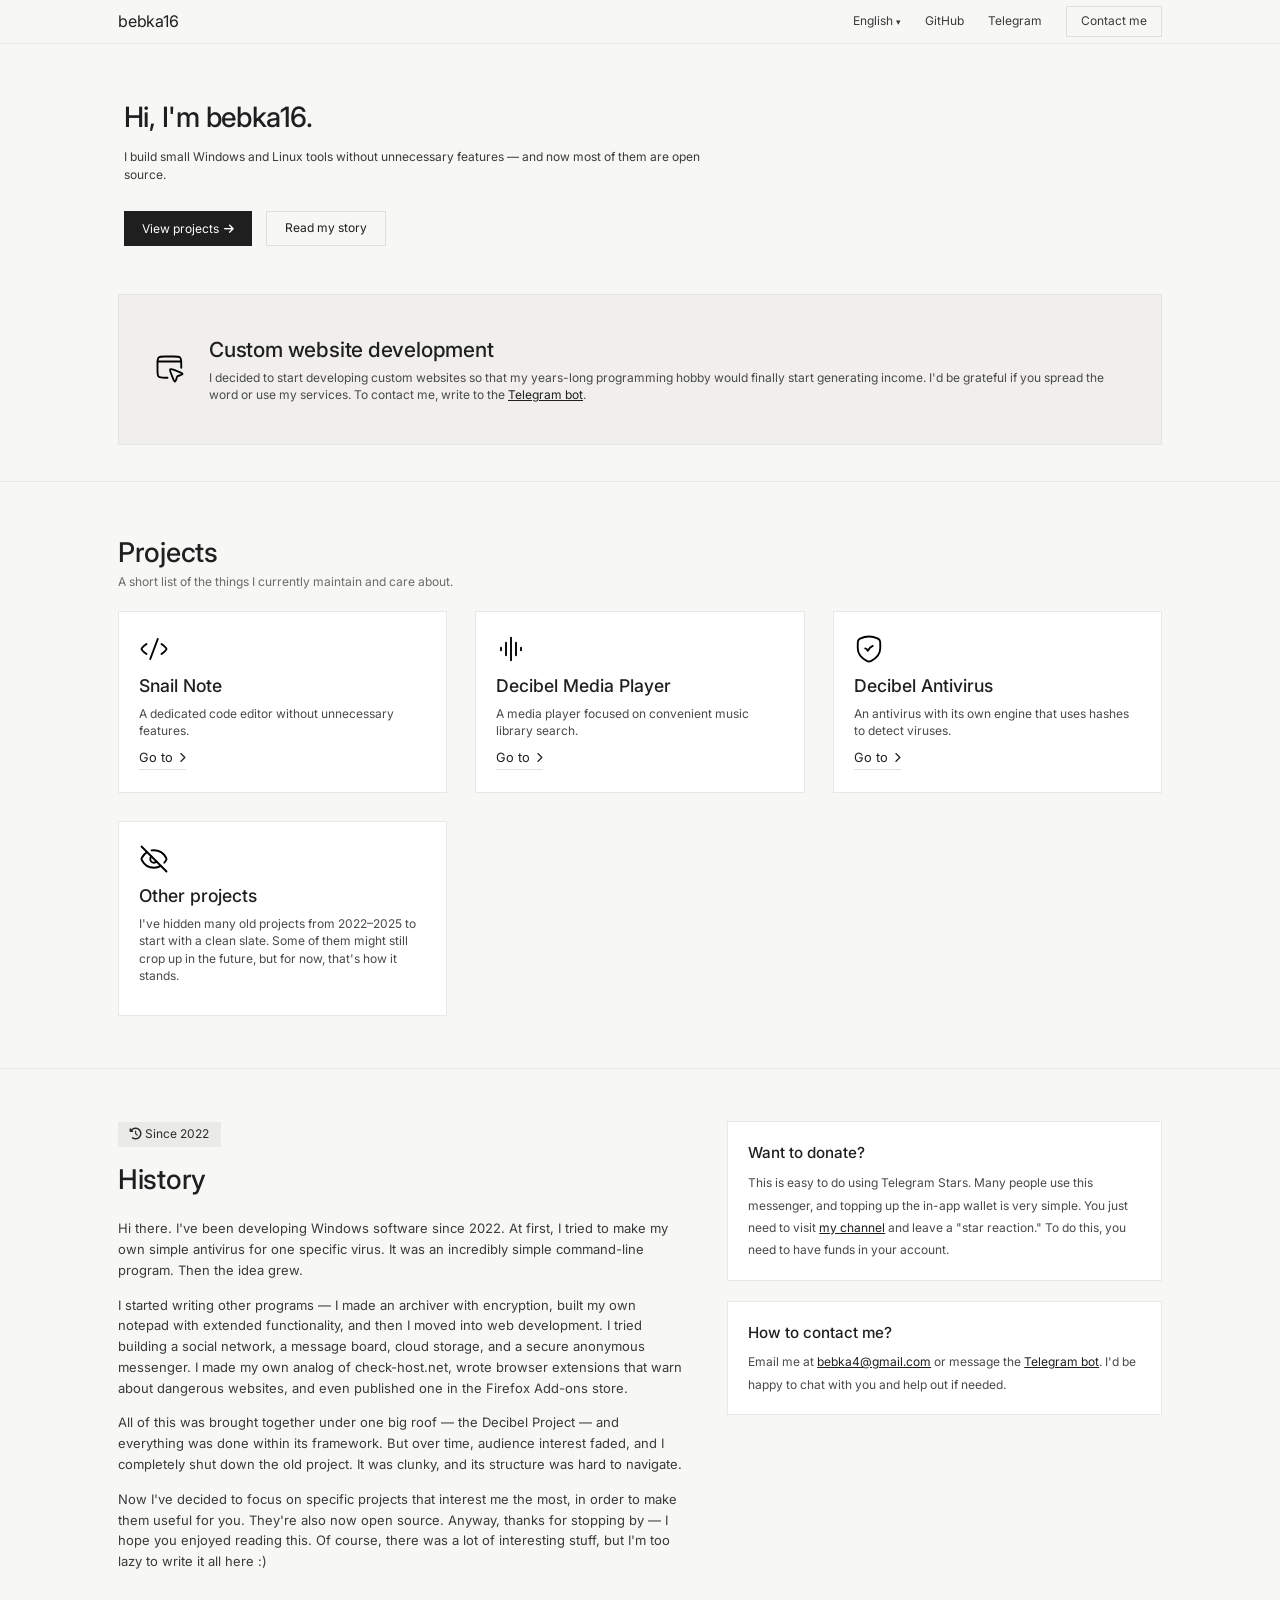
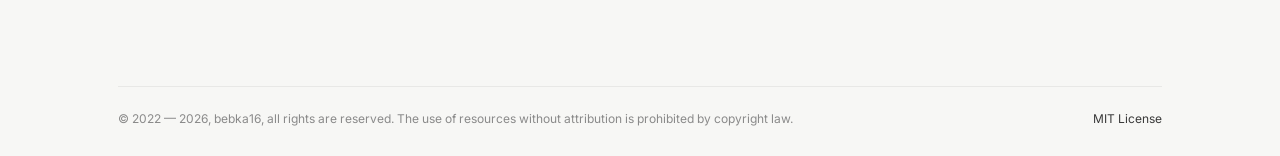
<file: index.html>
<!DOCTYPE html>
<html lang="en">
<head>
    <meta charset="UTF-8">
    <meta name="viewport" content="width=device-width, initial-scale=1.0, viewport-fit=cover">
    <title>bebka16 — personal projects</title>
    <link rel="preconnect" href="https://fonts.googleapis.com">
    <link rel="preconnect" href="https://fonts.gstatic.com" crossorigin>
    <link href="https://fonts.googleapis.com/css2?family=Inter:opsz,wght@14..32,300;14..32,400;14..32,500&display=swap" rel="stylesheet">
    <link rel="stylesheet" href="https://cdnjs.cloudflare.com/ajax/libs/font-awesome/6.0.0-beta3/css/all.min.css">
    <link rel="stylesheet" href="https://sets.hugeicons.com/YOUR-SET-ID.css" crossorigin="anonymous">
    <style>
        * {
            margin: 0;
            padding: 0;
            box-sizing: border-box;
        }

        body {
            background-color: #f7f7f5;
            font-family: 'Inter', -apple-system, BlinkMacSystemFont, 'Segoe UI', Helvetica, 'Apple Color Emoji', 'Segoe UI Emoji', sans-serif;
            color: #1f1f1f;
            line-height: 1.4;
            scroll-behavior: smooth;
        }

        .container {
            max-width: 1100px;
            margin: 0 auto;
            padding: 0 28px;
        }

        h1 {
            font-size: 28px;
            font-weight: 500;
            letter-spacing: -0.02em;
            line-height: 1.25;
            margin-bottom: 0.85rem;
            color: #1f1f1f;
        }

        h2 {
            font-size: 1.7rem;
            font-weight: 500;
            letter-spacing: -0.01em;
            margin-bottom: 1.2rem;
            color: #1f1f1f;
        }

        h3 {
            font-size: 1.1rem;
            font-weight: 500;
            margin-bottom: 0.4rem;
            color: #1f1f1f;
        }

        .text-large {
            font-size: 12px;
            line-height: 1.45;
            color: #3a3a3a;
            font-weight: 400;
        }

        .text-muted {
            color: #6b6b6b;
            font-size: 12px;
            font-weight: 400;
        }

        .navbar {
            padding: 6px 0;
            border-bottom: 1px solid #e8e8e6;
            background-color: #f7f7f5;
            position: sticky;
            top: 0;
            z-index: 10;
        }

        .nav-inner {
            display: flex;
            justify-content: space-between;
            align-items: center;
            flex-wrap: wrap;
            gap: 12px;
        }

        .logo {
            display: flex;
            align-items: center;
            gap: 6px;
            font-weight: 500;
            font-size: 1.2rem;
            letter-spacing: -0.2px;
            color: #1f1f1f;
            text-decoration: none;
        }

        .logo i {
            font-size: 1.4rem;
            color: #2c3e50;
        }

        .nav-links {
            display: flex;
            gap: 24px;
            align-items: center;
            flex-wrap: wrap;
        }

        .nav-links a {
            text-decoration: none;
            color: #3a3a3a;
            font-size: 12px;
            font-weight: 400;
            transition: color 0.2s;
        }

        .nav-links a:hover {
            color: #000000;
        }

        .btn-outline {
            border: 1px solid #e0dfdb;
            padding: 6px 14px;
            background: transparent;
            font-weight: 400;
            font-size: 12px;
            transition: background 0.2s, border 0.2s;
            text-decoration: none;
            color: #1f1f1f;
            display: inline-block;
        }

        .btn-outline:hover {
            background-color: #efefec;
            border-color: #c7c6c2;
        }

        .hero {
            padding: 56px 34px 48px 34px;
        }

        .badge {
            display: inline-block;
            background-color: #eaeaE6;
            padding: 4px 12px;
            font-size: 0.75rem;
            font-weight: 400;
            color: #2c2c2c;
            margin-bottom: 0.85rem;
            width: fit-content;
        }

        .hero-buttons {
            display: flex;
            gap: 14px;
            margin-top: 28px;
            flex-wrap: wrap;
        }

        .btn-primary {
            background-color: #1f1f1f;
            color: white;
            border: none;
            padding: 8px 18px;
            padding-top: 9px;
            font-weight: 400;
            font-size: 12px;
            display: flex;
            align-items: center;
            cursor: pointer;
            transition: background 0.2s;
            text-decoration: none;
        }

        .btn-primary:hover {
            background-color: #3a3a3a;
        }

        .btn-secondary {
            background-color: transparent;
            border: 1px solid #e0dfdb;
            padding: 8px 18px;
            font-weight: 400;
            font-size: 12px;
            text-decoration: none;
            color: #1f1f1f;
            transition: background 0.2s;
            display: inline-block;
        }
        
        #projectsTitle {
            margin-bottom: 2px;
        }

        .btn-secondary:hover {
            background-color: #efefec;
        }

        .services-section, .feature-section {
            padding: 52px 0;
            border-top: 1px solid #e8e8e6;
        }

        .services-grid {
            display: grid;
            grid-template-columns: repeat(3, 1fr);
            gap: 28px;
            margin-top: 20px;
        }

        .service-card {
            background: #ffffff;
            border: 1px solid #e8e8e6;
            padding: 22px 20px;
            transition: border-color 0.2s;
            display: flex;
            flex-direction: column;
        }

        .service-card:hover {
            border-color: #d0cfca;
        }

        .card-icon {
            font-size: 1.8rem;
            color: #2c3e50;
        }

        .service-card p {
            color: #4a4a4a;
            line-height: 1.45;
            margin-bottom: 9px;
            font-size: 12px;
            font-weight: 400;
            flex: 1;
        }

        .link-icon {
            font-size: 0.8rem;
            font-weight: 400;
            color: #1f1f1f;
            text-decoration: none;
            display: inline-flex;
            align-items: center;
            gap: 6px;
            border-bottom: 1px solid #e2e2e0;
            padding-bottom: 2px;
            width: fit-content;
        }

        .link-icon:hover {
            border-bottom-color: #1f1f1f;
        }

        .feature-grid {
            display: grid;
            grid-template-columns: 1.3fr 1fr;
            gap: 44px;
            align-items: start;
        }

        .feature-list {
            list-style: none;
            margin-top: 20px;
        }

        .feature-list span {
            font-size: 13px;
        }

        .feature-list li {
            display: flex;
            align-items: flex-start;
            gap: 12px;
            margin-bottom: 16px;
            font-size: 0.9rem;
            font-weight: 400;
        }

        .feature-list i {
            font-size: 1rem;
            color: #2c3e50;
            width: 24px;
            margin-top: 2px;
        }

        .history-text p {
            color: #3a3a3a;
            font-size: 13px;
            line-height: 1.6;
            margin-bottom: 14px;
        }

        .side-card {
            background: #ffffff;
            border: 1px solid #e8e8e6;
            padding: 20px;
            margin-bottom: 20px;
        }

        .side-card h3 {
            font-size: 0.95rem;
        }

        .side-card p, .side-card span {
            color: #4a4a4a;
            font-size: 12px;
            line-height: 1.5;
            font-weight: 400;
        }

        .cta-section {
            background-color: #f0efec;
            padding: 40px 36px;
            border: 1px solid #e6e5e1;
            display: flex;
            align-items: center;
            gap: 24px;
            flex-wrap: wrap;
        }

        .cta-icon {
            font-size: 2.2rem;
            color: #2c3e50;
            flex-shrink: 0;
        }

        .cta-text {
            flex: 1;
            min-width: 240px;
        }

        .cta-text h2 {
            font-size: 1.3rem;
            margin-bottom: 6px;
        }

        .cta-text p {
            font-size: 12px;
            color: #4a4a4a;
        }

        .cta-text p a {
            color: #1f1f1f;
            text-decoration: underline;
        }

        footer {
            padding: 40px 0 28px;
        }

        .footer-inner {
            border-top: 1px solid #e8e8e6;
            margin-top: 8px;
            padding-top: 24px;
            display: flex;
            justify-content: space-between;
            align-items: center;
            flex-wrap: wrap;
            gap: 12px;
        }

        .footer-inner p {
            font-size: 0.75rem;
            color: #8a8a8a;
        }

        .footer-links {
            display: flex;
            gap: 24px;
            flex-wrap: wrap;
        }

        .footer-links a {
            text-decoration: none;
            color: #3a3a3a;
            font-size: 0.75rem;
            font-weight: 400;
        }

        .footer-links a:hover {
            color: #000;
        }

        .lang-dropdown {
            position: relative;
            display: inline-block;
            cursor: pointer;
            user-select: none;
            font-size: 12px;
            color: #3a3a3a;
        }

        .lang-dropdown .arrow {
            font-size: 9px;
            margin-left: 3px;
        }

        .lang-dropdown .dropdown-menu {
            display: none;
            position: absolute;
            top: 100%;
            right: 0;
            background: #ffffff;
            border: 1px solid #e8e8e6;
            min-width: 140px;
            z-index: 20;
            margin-top: 8px;
        }

        .lang-dropdown .dropdown-menu.show {
            display: block;
        }

        .lang-dropdown .dropdown-menu a {
            display: block;
            padding: 8px 14px;
            color: #1f1f1f;
            text-decoration: none;
            font-size: 12px;
            font-weight: 400;
            transition: background 0.15s;
        }

        .lang-dropdown .dropdown-menu a:hover {
            background: #f0efec;
        }

        * {
            border-radius: 0 !important;
        }

        body, p, span, a, li, h1, h2, h3, h4, .text, .btn, .badge, .logo, .nav-links a, .btn-outline, .btn-primary, .btn-secondary, .link-icon, .footer-links a {
            font-weight: 400;
        }
        h1, h2, h3, .logo {
            font-weight: 500;
        }

        @media (max-width: 780px) {
            .container { padding: 0 20px; }
            h1 { font-size: 2rem; }
            h2 { font-size: 1.5rem; }
            .feature-grid { grid-template-columns: 1fr; gap: 28px; }
            .nav-inner { flex-direction: column; align-items: flex-start; }
            .hero { padding: 40px 22px 32px; }
            .services-section, .feature-section { padding: 44px 0; }
            .cta-section { flex-direction: column; align-items: flex-start; padding: 28px 20px; }
            .services-grid { grid-template-columns: 1fr; }
        }
    </style>
</head>
<body>

<nav class="navbar">
    <div class="container nav-inner">
        <a href="#" class="logo">
            <span style="font-size: 16px;">bebka16</span>
        </a>
        <div class="nav-links">
            <div class="lang-dropdown" id="langDropdown">
                <span id="currentLangLabel">English</span><span class="arrow">▾</span>
                <div class="dropdown-menu" id="langMenu">
                    <a href="#" data-lang="en">English</a>
                    <a href="#" data-lang="be">Беларуская</a>
                    <a href="#" data-lang="ru">Русский</a>
                    <a href="#" data-lang="uk">Українська</a>
                    <a href="#" data-lang="mo">Молдовеняскэ (кирилицэ)</a>
                </div>
            </div>
            <a href="https://github.com/bebka16">GitHub</a>
            <a href="https://bebkalive.t.me/">Telegram</a>
            <a href="https://bebka16bot.t.me" class="btn-outline">Contact me</a>
        </div>
    </div>
</nav>

<main>
    <div class="container hero">
        <span style="display: none;" class="badge" id="heroBadge"><i class="fas fa-code" style="font-size: 0.7rem;"></i> indie developer, open source</span>
        <h1 id="heroTitle">Hi, I'm bebka16.</h1>
        <p class="text-large" style="max-width: 620px;" id="heroSubtitle">I build small, focused Windows and web tools without unnecessary features — and now most of them are open source.</p>
        <div class="hero-buttons">
            <a href="#projects" class="btn-primary" id="heroBtn1">View projects <i class="fas fa-arrow-right" style="margin-left: 5px; font-size: 0.7rem;"></i></a>
            <a href="#history" class="btn-secondary" id="heroBtn2">Read my story</a>
        </div>
    </div>

    <div class="container" style="padding-bottom: 36px;">
        <div class="cta-section">
            <img style="width: 30px;" src="images/cursor-in-window-stroke-rounded.svg"/>
            <div class="cta-text">
                <h2 id="promoTitle">Custom website development</h2>
                <p id="promoDescription">I decided to start developing custom websites so that my years-long programming hobby would finally start generating income. I'd be grateful if you spread the word or use my services. To contact me, write to the <a href="https://bebka16bot.t.me">Telegram bot</a>.</p>
            </div>
        </div>
    </div>

    <section id="projects" class="services-section">
        <div class="container">
            <h2 id="projectsTitle">Projects</h2>
            <p class="text-muted" style="margin-bottom: 8px;" id="projectsSubtitle">A short list of the things I currently maintain and care about.</p>
            <div class="services-grid">
                <div class="service-card">
                    <div class="card-icon"><img style="width: 30px;" src="images/code-xml-stroke-rounded.svg"/></div>
                    <h3>Snail Note</h3>
                    <p id="desc1">A dedicated code editor without unnecessary features.</p>
                    <a id="goto1" href="note.html" class="link-icon">Go to <i class="fas fa-chevron-right" style="font-size: 0.65rem;"></i></a>
                </div>
                <div class="service-card">
                    <div class="card-icon"><img style="width: 30px;" src="images/audio-lines-stroke-rounded.svg"/></div>
                    <h3>Decibel Media Player</h3>
                    <p id="desc2">A media player focused on convenient music library search.</p>
                    <a id="goto2" href="player.html" class="link-icon">Go to <i class="fas fa-chevron-right" style="font-size: 0.65rem;"></i></a>
                </div>
                <div class="service-card">
                    <div class="card-icon"><img style="width: 30px;" src="images/security-check-stroke-rounded.svg"/></div>
                    <h3>Decibel Antivirus</h3>
                    <p id="desc3">An antivirus with its own engine that uses hashes to detect viruses.</p>
                    <a id="goto3" href="legacy.html" class="link-icon">Go to <i class="fas fa-chevron-right" style="font-size: 0.65rem;"></i></a>
                </div>
                <div class="service-card">
                    <div class="card-icon"><img style="width: 30px;" src="images/eye-off-stroke-rounded.svg"/></div>
                    <h3>Other projects</h3>
                    <p id="desc4">I've hidden many old projects from 2022–2025 to start with a clean slate. Some of them might still crop up in the future, but for now, that's how it stands.</p>
                </div>
            </div>
        </div>
    </section>

    <section id="history" class="feature-section">
        <div class="container">
            <div class="feature-grid">
                <div>
                    <span class="badge"><i class="fas fa-clock-rotate-left"></i> Since 2022</span>
                    <h2 id="historyTitle">History</h2>
                    <div class="history-text" id="historyText"></div>
                </div>
                <div>
                    <div class="side-card">
                        <h3 id="donateTitle">Want to donate?</h3>
                        <span id="donateText">This is easy to do using Telegram Stars. Many people use this messenger, and topping up the in-app wallet is very simple. You just need to visit <a href="https://bebkalive.t.me" style="color:#1f1f1f;">my channel</a> and leave a "star reaction." To do this, you need to have funds in your account.</span>
                    </div>
                    <div class="side-card">
                        <h3 id="contactTitle">How to contact me?</h3>
                        <span id="contactText">Email me at <a href="mailto:bebka4@gmail.com" style="color:#1f1f1f;">bebka4@gmail.com</a> or message the <a href="https://bebka16bot.t.me" style="color:#1f1f1f;">Telegram bot</a>. I'd be happy to chat with you and help out if needed.</span>
                    </div>
                </div>
            </div>
        </div>
    </section>
</main>

<footer>
    <div class="container">
        <div class="footer-inner">
            <p id="footerText">© 2022 — 2026, bebka16, all rights are reserved. The use of resources without attribution is prohibited by copyright law.</p>
            <div class="footer-links">
                <a href="https://en.wikipedia.org/wiki/MIT_License">MIT License</a>
            </div>
        </div>
    </div>
</footer>

<script>
    (function() {
        const translations = {
            en: {
                heroBadge: `<i class="fas fa-code" style="font-size: 0.7rem;"></i> indie developer, open source`,
                heroTitle: "Hi, I'm bebka16.",
                heroSubtitle: "I build small Windows and Linux tools without unnecessary features — and now most of them are open source.",
                heroBtn1: `View projects <i class="fas fa-arrow-right" style="margin-left: 5px; font-size: 0.7rem;"></i>`,
                heroBtn2: "Read my story",
                promoTitle: "Custom website development",
                promoDescription: `I decided to start developing custom websites so that my years-long programming hobby would finally start generating income. I'd be grateful if you spread the word or use my services. To contact me, write to the <a href="https://bebka16bot.t.me">Telegram bot</a>.`,
                projectsTitle: "Projects",
                projectsSubtitle: "A short list of the things I currently maintain and care about.",
                desc1: "A dedicated code editor without unnecessary features.",
                desc2: "A media player focused on convenient music library search.",
                desc3: "An antivirus with its own engine that uses hashes to detect viruses.",
                desc4: "I've hidden many old projects from 2022–2025 to start with a clean slate. Some of them might still crop up in the future, but for now, that's how it stands.",
                goto1: `Go to <i class="fas fa-chevron-right" style="font-size: 0.65rem;"></i>`,
                goto2: `Go to <i class="fas fa-chevron-right" style="font-size: 0.65rem;"></i>`,
                goto3: `Go to <i class="fas fa-chevron-right" style="font-size: 0.65rem;"></i>`,
                historyTitle: "History",
                historyText: `Hi there. I've been developing Windows software since 2022. At first, I tried to make my own simple antivirus for one specific virus. It was an incredibly simple command-line program. Then the idea grew.<br><br>I started writing other programs — I made an archiver with encryption, built my own notepad with extended functionality, and then I moved into web development. I tried building a social network, a message board, cloud storage, and a secure anonymous messenger. I made my own analog of check-host.net, wrote browser extensions that warn about dangerous websites, and even published one in the Firefox Add-ons store.<br><br>All of this was brought together under one big roof — the Decibel Project — and everything was done within its framework. But over time, audience interest faded, and I completely shut down the old project. It was clunky, and its structure was hard to navigate.<br><br>Now I've decided to focus on specific projects that interest me the most, in order to make them useful for you. They're also now open source. Anyway, thanks for stopping by — I hope you enjoyed reading this. Of course, there was a lot of interesting stuff, but I'm too lazy to write it all here :)`,
                donateTitle: "Want to donate?",
                donateText: `This is easy to do using Telegram Stars. Many people use this messenger, and topping up the in-app wallet is very simple. You just need to visit <a href="https://bebkalive.t.me" style="color:#1f1f1f;">my channel</a> and leave a "star reaction." To do this, you need to have funds in your account.`,
                contactTitle: "How to contact me?",
                contactText: `Email me at <a href="mailto:bebka4@gmail.com" style="color:#1f1f1f;">bebka4@gmail.com</a> or message the <a href="https://bebka16bot.t.me" style="color:#1f1f1f;">Telegram bot</a>. I'd be happy to chat with you and help out if needed.`,
                footer: "© 2022 — 2026, bebka16, all rights are reserved. The use of resources without attribution is prohibited by copyright law."
            },
            be: {
                heroBadge: `<i class="fas fa-code" style="font-size: 0.7rem;"></i> незалежны распрацоўшчык, адкрыты код`,
                heroTitle: "Прывітанне, я bebka16.",
                heroSubtitle: "Я раблю невялікія праграмы для Windows і Linux без лішніх функцый — і цяпер большасць з іх з адкрытым зыходным кодам.",
                heroBtn1: `Праекты <i class="fas fa-arrow-right" style="margin-left: 5px; font-size: 0.7rem;"></i>`,
                heroBtn2: "Мая гісторыя",
                promoTitle: "Распрацоўка сайтаў на заказ",
                promoDescription: `Я вырашыў займацца распрацоўкай сайтаў на заказ, каб маё шматгадовае хобі праграмавання нарэшце стала прыносіць мне прыбытак. Буду ўдзячны, калі вы раскажаце пра гэта ці скарыстаецеся маімі паслугамі. Каб звязацца са мной, напішыце ў <a href="https://bebka16bot.t.me">Telegram-бота</a>.`,
                projectsTitle: "Праекты",
                projectsSubtitle: "Кароткі спіс таго, чым я зараз займаюся і апекуюся.",
                desc1: "Свой уласны рэдактар кода без лішніх функцый.",
                desc2: "Медыяплэер з акцэнтам на зручны пошук музычнай бібліятэкі.",
                desc3: "Антывірус з уласным рухавіком, які выкарыстоўвае хэшы для выяўлення.",
                desc4: "Я схаваў шмат старых праектаў 2022–2025 гадоў, каб пачаць з чыстага аркуша. Некаторыя з іх яшчэ могуць з'явіцца ў будучыні, але пакуль так.",
                goto1: `Перайсці <i class="fas fa-chevron-right" style="font-size: 0.65rem;"></i>`,
                goto2: `Перайсці <i class="fas fa-chevron-right" style="font-size: 0.65rem;"></i>`,
                goto3: `Перайсці <i class="fas fa-chevron-right" style="font-size: 0.65rem;"></i>`,
                historyTitle: "Гісторыя",
                historyText: `Прывітанне. Я распрацоўваю праграмнае забеспячэнне для Windows з 2022 года. Спачатку я спрабаваў зрабіць свой просты антывірус для аднаго канкрэтнага віруса. Гэта была неверагодна простая камандная праграма. Потым ідэя вырасла.<br><br>Я пачаў пісаць іншыя праграмы — зрабіў архіватар з шыфраваннем, стварыў уласны блокнот з пашыранай функцыянальнасцю, а потым перайшоў у вэб-распрацоўку. Я спрабаваў пабудаваць сацыяльную сетку, дошку аб'яваў, воблачнае сховішча і бяспечны ананімны месенджар. Я зрабіў свой аналог check-host.net, напісаў пашырэнні для браўзера, якія папярэджваюць пра небяспечныя сайты, і нават апублікаваў адно ў краме дапаўненняў Firefox.<br><br>Усё гэта было аб'яднана пад адным дахам — праектам Decibel — і ўсё рабілася ў яго рамках. Але з часам цікавасць аўдыторыі знікла, і я цалкам закрыў стары праект. Ён быў грувасткім, і яго структура была цяжкай для навігацыі.<br><br>Цяпер я вырашыў засяродзіцца на канкрэтных праектах, якія цікавяць мяне найбольш, каб зрабіць іх карыснымі для вас. Яны таксама цяпер з адкрытым зыходным кодам. У любым выпадку, дзякуй, што завіталі — спадзяюся, вам спадабалася чытаць. Вядома, было шмат цікавага, але мне лень пісаць усё тут :)`,
                donateTitle: "Хочаце падтрымаць?",
                donateText: `Гэта лёгка зрабіць з дапамогай Telegram Stars. Многія людзі карыстаюцца гэтым месенджарам, а папаўненне ўнутранага кашалька вельмі простае. Вам проста трэба наведаць <a href="https://bebkalive.t.me" style="color:#1f1f1f;">мой канал</a> і пакінуць "зорачную рэакцыю". Для гэтага трэба мець сродкі на рахунку.`,
                contactTitle: "Як са мной звязацца?",
                contactText: `Напішыце мне на <a href="mailto:bebka4@gmail.com" style="color:#1f1f1f;">bebka4@gmail.com</a> або паведамленне ў <a href="https://bebka16bot.t.me" style="color:#1f1f1f;">Telegram-бота</a>. Я з задавальненнем пагавару з вамі і дапамагу, калі трэба.`,
                footer: "© 2022 — 2026, bebka16, усе правы абаронены. Выкарыстанне рэсурсаў без указання аўтарства забаронена законам аб аўтарскіх правах."
            },
            ru: {
                heroBadge: `<i class="fas fa-code" style="font-size: 0.7rem;"></i> независимый разработчик, открытый код`,
                heroTitle: "Привет, я bebka16.",
                heroSubtitle: "Я делаю программы для Windows и Linux без лишних функций — и теперь большинство из них с открытым исходным кодом.",
                heroBtn1: `Проекты <i class="fas fa-arrow-right" style="margin-left: 5px; font-size: 0.7rem;"></i>`,
                heroBtn2: "Моя история",
                promoTitle: "Разработка сайтов на заказ",
                promoDescription: `Я решил заниматься разработкой сайтов на заказ, чтобы моё многолетнее хобби программирования наконец-то стало приносить мне доход. Буду признателен, если вы распространите это или воспользуетесь моими услугами. Чтобы связаться со мной, напишите в <a href="https://bebka16bot.t.me">Telegram-бота</a>.`,
                projectsTitle: "Проекты",
                projectsSubtitle: "Короткий список того, чем я сейчас занимаюсь и что поддерживаю.",
                desc1: "Собственный редактор кода без лишних функций.",
                desc2: "Медиаплеер с акцентом на удобный поиск музыкальной библиотеки.",
                desc3: "Антивирус с собственным движком, использующим хэши для баз.",
                desc4: "Я скрыл много старых проектов 2022–2025 годов, чтобы начать с чистого листа. Некоторые из них могут ещё появиться в будущем, но пока так.",
                goto1: `Перейти <i class="fas fa-chevron-right" style="font-size: 0.65rem;"></i>`,
                goto2: `Перейти <i class="fas fa-chevron-right" style="font-size: 0.65rem;"></i>`,
                goto3: `Перейти <i class="fas fa-chevron-right" style="font-size: 0.65rem;"></i>`,
                historyTitle: "История",
                historyText: `Привет. Я разрабатываю программное обеспечение для Windows с 2022 года. Сначала я пытался сделать свой простой антивирус для одного конкретного вируса. Это была невероятно простая командная программа. Потом идея выросла.<br><br>Я начал писать другие программы — сделал архиватор с шифрованием, создал свой блокнот с расширенной функциональностью, а затем перешёл в веб-разработку. Я пытался построить социальную сеть, доску объявлений, облачное хранилище и безопасный анонимный мессенджер. Я сделал свой аналог check-host.net, написал расширения для браузера, предупреждающие об опасных сайтах, и даже опубликовал одно в магазине дополнений Firefox.<br><br>Всё это было объединено под одной крышей — проектом Decibel — и всё делалось в его рамках. Но со временем интерес аудитории угас, и я полностью закрыл старый проект. Он был громоздким, и его структура была трудной для навигации.<br><br>Теперь я решил сосредоточиться на конкретных проектах, которые интересуют меня больше всего, чтобы сделать их полезными для вас. Они также теперь с открытым исходным кодом. В любом случае, спасибо, что заглянули — надеюсь, вам понравилось читать. Конечно, было много интересного, но мне лень писать всё здесь :)`,
                donateTitle: "Хотите поддержать?",
                donateText: `Это легко сделать с помощью Telegram Stars. Многие люди пользуются этим мессенджером, а пополнение внутреннего кошелька очень простое. Вам просто нужно посетить <a href="https://bebkalive.t.me" style="color:#1f1f1f;">мой канал</a> и оставить "звёздную реакцию". Для этого нужно иметь средства на счету.`,
                contactTitle: "Как со мной связаться?",
                contactText: `Напишите мне на <a href="mailto:bebka4@gmail.com" style="color:#1f1f1f;">bebka4@gmail.com</a> или сообщение в <a href="https://bebka16bot.t.me" style="color:#1f1f1f;">Telegram-бота</a>. Я с удовольствием пообщаюсь с вами и помогу, если нужно.`,
                footer: "© 2022 — 2026, bebka16, все права защищены. Использование ресурсов без указания авторства запрещено законом об авторских правах."
            },
            uk: {
                heroBadge: `<i class="fas fa-code" style="font-size: 0.7rem;"></i> незалежний розробник, відкритий код`,
                heroTitle: "Привіт, я bebka16.",
                heroSubtitle: "Я роблю невеликі програми для Windows Linux вебу без зайвих функцій — і тепер більшість із них з відкритим вихідним кодом.",
                heroBtn1: `Проєкти <i class="fas fa-arrow-right" style="margin-left: 5px; font-size: 0.7rem;"></i>`,
                heroBtn2: "Моя історія",
                promoTitle: "Розробка сайтів на замовлення",
                promoDescription: `Я вирішив займатися розробкою сайтів на замовлення, щоб моє багаторічне хобі програмування нарешті стало приносити мені дохід. Буду вдячний, якщо ви розкажете про це або скористаєтеся моїми послугами. Щоб зв'язатися зі мною, напишіть у <a href="https://bebka16bot.t.me">Telegram-бота</a>.`,
                projectsTitle: "Проєкти",
                projectsSubtitle: "Короткий список того, чим я зараз займаюся і що підтримую.",
                desc1: "Виділений редактор коду без зайвих функцій.",
                desc2: "Медіаплеєр з акцентом на зручний пошук музичної бібліотеки.",
                desc3: "Антивірус з власним рушієм, що використовує хеші для виявлення вірусів.",
                desc4: "Я сховав багато старих проєктів 2022–2025 років, щоб почати з чистого аркуша. Деякі з них ще можуть з'явитися в майбутньому, але поки так.",
                goto1: `Перейти <i class="fas fa-chevron-right" style="font-size: 0.65rem;"></i>`,
                goto2: `Перейти <i class="fas fa-chevron-right" style="font-size: 0.65rem;"></i>`,
                goto3: `Перейти <i class="fas fa-chevron-right" style="font-size: 0.65rem;"></i>`,
                historyTitle: "Історія",
                historyText: `Привіт. Я розробляю програмне забезпечення для Windows з 2022 року. Спочатку я намагався зробити свій простий антивірус для одного конкретного вірусу. Це була неймовірно проста командна програма. Потім ідея виросла.<br><br>Я почав писати інші програми — зробив архіватор з шифруванням, створив власний блокнот з розширеною функціональністю, а потім перейшов у веб-розробку. Я намагався побудувати соціальну мережу, дошку оголошень, хмарне сховище та безпечний анонімний месенджер. Я зробив свій аналог check-host.net, написав розширення для браузера, які попереджають про небезпечні сайти, і навіть опублікував одне в магазині доповнень Firefox.<br><br>Усе це було об'єднано під одним дахом — проєктом Decibel — і все робилося в його рамках. Але з часом інтерес аудиторії згас, і я повністю закрив старий проєкт. Він був громіздким, і його структура була важкою для навігації.<br><br>Тепер я вирішив зосередитися на конкретних проєктах, які цікавлять мене найбільше, щоб зробити їх корисними для вас. Вони також тепер з відкритим вихідним кодом. У будь-якому випадку, дякую, що завітали — сподіваюся, вам сподобалося читати. Звичайно, було багато цікавого, але мені лінь писати все тут :)`,
                donateTitle: "Хочете підтримати?",
                donateText: `Це легко зробити за допомогою Telegram Stars. Багато людей користуються цим месенджером, а поповнення внутрішнього гаманця дуже просте. Вам просто потрібно відвідати <a href="https://bebkalive.t.me" style="color:#1f1f1f;">мій канал</a> і залишити "зіркову реакцію". Для цього потрібно мати кошти на рахунку.`,
                contactTitle: "Як зі мною зв'язатися?",
                contactText: `Напишіть мені на <a href="mailto:bebka4@gmail.com" style="color:#1f1f1f;">bebka4@gmail.com</a> або повідомлення в <a href="https://bebka16bot.t.me" style="color:#1f1f1f;">Telegram-бота</a>. Я з задоволенням поспілкуюся з вами та допоможу, якщо потрібно.`,
                footer: "© 2022 — 2026, bebka16, всі права захищені. Використання ресурсів без зазначення авторства заборонено законом про авторські права."
            },
            mo: {
                heroBadge: `<i class="fas fa-code" style="font-size: 0.7rem;"></i> програматор индепендент, код дескис`,
                heroTitle: "Салют, еу сынт bebka16.",
                heroSubtitle: "Еу креез програме мичь, фокализате пентру Windows ши веб фэрэ функционалитэць инутиле — ши акум мажоритатя дин еле ау код сурсэ дескис.",
                heroBtn1: `Програме <i class="fas fa-arrow-right" style="margin-left: 5px; font-size: 0.7rem;"></i>`,
                heroBtn2: "Повестя мя",
                promoTitle: "Дезволтаря саитурилор ла командэ",
                promoDescription: `Ам хотэрыт сэ мэ окуп де креаря саитурилор ла командэ, пентру ка пасюня мя де програмаре де ань де зиле сэ ынчапэ, ын сфыршит, сэ-мь адукэ венитурь. Вой фи рекуноскэтор дакэ вець рэспынди ворба сау аппелаць ла сервичииле меле. Пентру а мэ контактa, скриеци ботулуй <a href="https://bebka16bot.t.me">Telegram</a>.`,
                projectsTitle: "Проекте",
                projectsSubtitle: "О листэ скуртэ а лукрурилор пе каре ле ынтрецин ши де каре ымь пасэ ын презент.",
                desc1: "Ун едитор де код дедикат, фэрэ функционалитэць инутиле.",
                desc2: "Ун плеер медиа ориентат пе кэутаря комодэ а библиотечий музикале.",
                desc3: "Ун антивирус ку проприул сэу мотор каре фолосеште хашуриле пентру а детекта вируший.",
                desc4: "Ам аскунс мулте проекте векь дин 2022–2025 пентру а ынчепе де ла зеро. Унеле дин еле пот сэ апарэ ын континуаре ын виитор, дар деокамдатэ аша стау лукруриле.",
                goto1: `Тречь <i class="fas fa-chevron-right" style="font-size: 0.65rem;"></i>`,
                goto2: `Тречь <i class="fas fa-chevron-right" style="font-size: 0.65rem;"></i>`,
                goto3: `Тречь <i class="fas fa-chevron-right" style="font-size: 0.65rem;"></i>`,
                historyTitle: "Историе",
                historyText: `Салют. Дезволт софт пентру Windows дин 2022. Ла ынчепут, ам ынчеркат сэ фак проприул меу антивирус симплу пентру ун ануме вирус. Ера ун програм де линие де командэ инкредибил де симплу. Апой идея а крескут.<br><br>Ам ынчепут сэ скриу алте програме — ам фэкут ун архиватор ку чифраре, ам конструит проприул меу блокнот ку функционалитате екстинсэ, ши апой ам трекут ла дезволтаря веб. Ам ынчеркат сэ конструеск о реця сочиалэ, ун паноу де анунцурь, стокаре ын нор ши ун месенджер аноним сигуру. Ам фэкут проприул меу аналог ал check-host.net, ам скрис екстенсий де браузер каре авертизязэ деспре саитуриле перикулоасе ши кяр ам публикат уна ын магазинул де екстенсий Firefox.<br><br>Тоате ачестя ау фост реуните суб ун сингур акопериш — проиектул Decibel — ши тотул с-а фэкут ын кадрул луй. Дар ын тимп, интересул публикулуй а скэзут, ши ам ынкис комплект векьул проект. Ера греой, ши структура луй ера греу де навигат.<br><br>Акум ам дечис сэ мэ кончентрез пе анумите проиекте каре мэ интересязэ чел май мулт, пентру а ле фаче утиле пентру тине. Де асеменя, акум ау ши код сурсэ дескис. Орикум, мулцумеск кэ ай трекут пе аич — спер кэ ць-а плэкут сэ читешть. Десигур, ау фост мулте лукрурь интересате, дар ми-е лене сэ ле скриу пе тоате аич :)`,
                donateTitle: "Врей сэ донезь?",
                donateText: `Ачаста се фаче ушор ку Telegram Stars. Мулць оамень фолосеск ачест месенджер, яр комплетаря портофелулуй дин апликацие есте фоарте симплэ. Требуе сэ визитезь <a href="https://bebkalive.t.me" style="color:#1f1f1f;">каналул меу</a> ши сэ лашь о "реакцие стя". Пентру ачаста, требуе сэ ай бань ын конт.`,
                contactTitle: "Кум мэ пот контактa?",
                contactText: `Скрие-мь ун емаил ла <a href="mailto:bebka4@gmail.com" style="color:#1f1f1f;">bebka4@gmail.com</a> сау ун месаж <a href="https://bebka16bot.t.me" style="color:#1f1f1f;">ботулуй Telegram</a>. Аш фи ынкынтат сэ стау де ворбэ ку тине ши сэ те ажут, дакэ есте невое.`,
                footer: "© 2022 — 2026, bebka16, тоате дрептуриле резервате. Фолосиря ресурселор фэрэ менционе а ауторулуй е интерзисэ де леӂя дрептурилор де аутор."
            }
        };

        const langDropdown = document.getElementById('langDropdown');
        const langMenu = document.getElementById('langMenu');
        const currentLangLabel = document.getElementById('currentLangLabel');

        function setLanguage(lang) {
            if (!translations[lang]) lang = 'en';
            const t = translations[lang];
            document.getElementById('heroBadge').innerHTML = t.heroBadge;
            document.getElementById('heroTitle').textContent = t.heroTitle;
            document.getElementById('heroSubtitle').textContent = t.heroSubtitle;
            document.getElementById('heroBtn1').innerHTML = t.heroBtn1;
            document.getElementById('heroBtn2').textContent = t.heroBtn2;
            document.getElementById('promoTitle').textContent = t.promoTitle;
            document.getElementById('promoDescription').innerHTML = t.promoDescription;
            document.getElementById('projectsTitle').textContent = t.projectsTitle;
            document.getElementById('projectsSubtitle').textContent = t.projectsSubtitle;
            document.getElementById('desc1').textContent = t.desc1;
            document.getElementById('desc2').textContent = t.desc2;
            document.getElementById('desc3').textContent = t.desc3;
            document.getElementById('desc4').textContent = t.desc4;
            document.getElementById('goto1').innerHTML = t.goto1;
            document.getElementById('goto2').innerHTML = t.goto2;
            document.getElementById('goto3').innerHTML = t.goto3;
            document.getElementById('historyTitle').textContent = t.historyTitle;
            document.getElementById('historyText').innerHTML = '<p>' + t.historyText.split('<br><br>').join('</p><p>') + '</p>';
            document.getElementById('donateTitle').textContent = t.donateTitle;
            document.getElementById('donateText').innerHTML = t.donateText;
            document.getElementById('contactTitle').textContent = t.contactTitle;
            document.getElementById('contactText').innerHTML = t.contactText;
            document.getElementById('footerText').textContent = t.footer;
            currentLangLabel.textContent = lang === 'en' ? 'English' : lang === 'be' ? 'Беларуская' : lang === 'ru' ? 'Русский' : lang === 'uk' ? 'Українська' : 'Молдовеняскэ (кирилицэ)';
            localStorage.setItem('bebka16-lang', lang);
            langMenu.classList.remove('show');
        }

        function getStoredLang() {
            return localStorage.getItem('bebka16-lang') || 'en';
        }

        langDropdown.addEventListener('click', function(e) {
            e.stopPropagation();
            langMenu.classList.toggle('show');
        });

        document.addEventListener('click', function() {
            langMenu.classList.remove('show');
        });

        langMenu.querySelectorAll('a').forEach(function(item) {
            item.addEventListener('click', function(e) {
                e.preventDefault();
                const lang = this.getAttribute('data-lang');
                setLanguage(lang);
            });
        });

        setLanguage(getStoredLang());
    })();
</script>
</body>
</html>
</file>
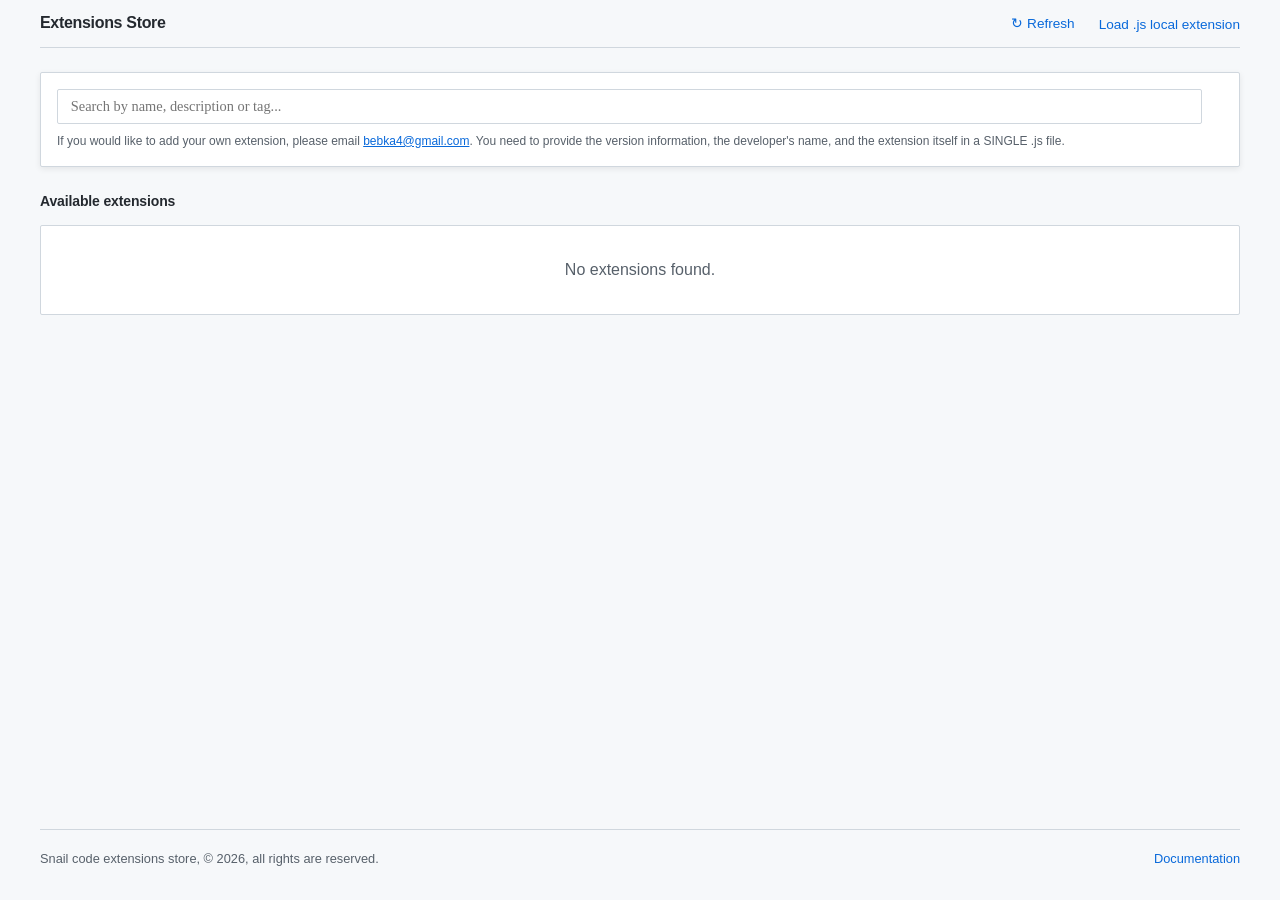
<file: note/index.html>
<!DOCTYPE html>
<html lang="en">
<head>
  <meta charset="UTF-8">
  <meta name="viewport" content="width=device-width, initial-scale=1.0, viewport-fit=cover">
  <title>Decibel Note · Extensions</title>
  <style>
    * {
      margin: 0;
      padding: 0;
      box-sizing: border-box;
    }

    body {
      background-color: #f6f8fa;
      color: #24292f;
      font-family: -apple-system, BlinkMacSystemFont, 'Segoe UI', Roboto, 'Helvetica Neue', Arial, sans-serif;
      line-height: 1.5;
      padding: 2rem 1.5rem;
      min-height: 100vh;
      display: flex;
      flex-direction: column;
      margin-top: 0;
      padding-top: 0;
    }

    .container {
      max-width: 1200px;
      margin: 0 auto;
      width: 100%;
      flex: 1;
      display: flex;
      flex-direction: column;
    }

    .header {
      display: flex;
      flex-wrap: wrap;
      justify-content: space-between;
      align-items: baseline;
      padding-bottom: 0.7rem;
      padding-top: 0.7rem;
      border-bottom: 1px solid #d0d7de;
      margin-bottom: 1.5rem;
    }

    .header-left h1 {
      font-size: 16px;
      font-weight: 600;
      letter-spacing: -0.02em;
      color: #24292f;
    }

    .header-left .sub {
      font-size: 0.85rem;
      color: #57606a;
      margin-top: 0.05rem;
    }

    .header-right {
      display: flex;
      gap: 1.5rem;
      font-size: 0.85rem;
      flex-wrap: wrap;
      align-items: center;
    }

    .header-right a {
      color: #0969da;
      text-decoration: none;
      font-weight: 500;
      border-bottom: 1px solid transparent;
      transition: border-color 0.2s;
      cursor: pointer;
    }

    .header-right a:hover {
      border-bottom-color: #0969da;
    }

    .section-title {
      font-size: 14px;
      font-weight: 600;
      margin-bottom: 0.8rem;
      color: #24292f;
      letter-spacing: -0.01em;
      display: flex;
      align-items: center;
      justify-content: space-between;
    }

    .extensions-grid {
      display: grid;
      grid-template-columns: repeat(auto-fill, minmax(280px, 1fr));
      gap: 1.2rem;
      margin-bottom: 2rem;
    }

    .extension-card {
      background: #ffffff;
      border: 1px solid #d0d7de;
      border-radius: 2px;
      padding: 1rem 1rem 0.8rem;
      transition: border-color 0.2s, box-shadow 0.2s;
      display: flex;
      flex-direction: column;
      box-shadow: 0 2px 6px rgba(0, 0, 0, 0.08);
      position: relative;
    }

    .extension-card:hover {
      border-color: #8b949e;
      box-shadow: 0 4px 16px rgba(0, 0, 0, 0.12);
    }

    .extension-name {
      font-size: 14px;
      font-weight: 600;
      margin-bottom: 0.3rem;
      color: #24292f;
      display: flex;
      align-items: center;
      justify-content: space-between;
    }

    .extension-name .version {
      font-size: 0.7rem;
      font-weight: 400;
      color: #57606a;
      background: #f0f6fc;
      padding: 0.1rem 0.4rem;
      border-radius: 10px;
      border: 1px solid #d0d7de;
    }

    .extension-description {
      font-size: 0.82rem;
      color: #57606a;
      margin-bottom: 1rem;
      flex: 1;
    }

    .extension-author {
      font-size: 0.75rem;
      color: #656d76;
      margin-bottom: 0.6rem;
      display: flex;
      align-items: center;
      gap: 0.3rem;
    }

    .tag-group {
      display: flex;
      flex-wrap: wrap;
      gap: 0.3rem 0.5rem;
      margin: 0.5rem 0 0.8rem;
    }

    .tag {
      background: #f0f6fc;
      color: #0969da;
      font-size: 0.72rem;
      padding: 0.1rem 0.5rem;
      border-radius: 2px;
    }

    .card-actions {
      display: flex;
      gap: 0.5rem;
      margin-top: auto;
      border-top: 1px solid #eaeef2;
      padding-top: 0.8rem;
      align-items: center;
      flex-wrap: wrap;
    }

    .btn {
      border: 0; padding: 0; background: transparent; cursor: pointer; font-family: 'segoe ui';
    }

    .btn:hover {
     
    }

    .btn-primary {
    
      color: #0969da;
    }

    .btn-primary:hover {
      text-decoration: underline;
    }

    .btn-danger {
      color: #cf222e;
    }

    .btn-danger:hover {
      text-decoration: underline;
    }

    .btn:disabled {
      opacity: 0.6;
      cursor: not-allowed;
      color: #8b949e; text-decoration: none;
    }

    .search-section {
      background: #ffffff;
      border: 1px solid #d0d7de;
      border-radius: 2px;
      padding: 1rem;
      margin-bottom: 1.5rem;
      box-shadow: 0 2px 6px rgba(0, 0, 0, 0.08);
    }

    .search-row {
      display: flex;
      flex-wrap: wrap;
      align-items: center;
      gap: 0.8rem;
    }

    .search-input {
      flex: 2;
      min-width: 220px;
      padding: 0.5rem 0.8rem;
      background: #ffffff;
      border: 1px solid #d0d7de;
      border-radius: 2px;
      color: #24292f;
      font-size: 0.9rem;
      transition: border-color 0.2s;
	  font-family: 'segoe ui';
    }

    .search-input:focus {
      outline: none;
      border-color: #0969da;
      box-shadow: 0 0 0 2px rgba(9, 105, 218, 0.15);
    }

    .file-upload-label {
      display: inline-flex;
      align-items: center;
      gap: 0.3rem;
      background: #f6f8fa;
      border: 1px solid #d0d7de;
      border-radius: 2px;
      padding: 0.5rem 1rem;
      font-size: 0.85rem;
      font-weight: 500;
      color: #24292f;
      cursor: pointer;
      transition: background 0.2s;
    }

    .file-upload-label:hover {
      background: #eaeef2;
    }

    #uploadJsInput {
      display: none;
    }

    .status-message {
      font-size: 0.8rem;
      color: #57606a;
      margin-left: 0.5rem;
    }

    .footer-note {
      margin-top: auto;
      border-top: 1px solid #d0d7de;
      padding-top: 1.2rem;
      display: flex;
      flex-wrap: wrap;
      justify-content: space-between;
      align-items: center;
      color: #57606a;
      font-size: 0.8rem;
    }

    .footer-note a {
      color: #0969da;
      text-decoration: none;
    }

    .footer-note a:hover {
      text-decoration: underline;
    }

    a:link { color: #0969da !important; }
    a:visited { color: #0969da !important; }

    @media (max-width: 650px) {
      body { padding: 1rem 0.8rem; }
      .header { flex-direction: column; align-items: flex-start; gap: 0.5rem; }
      .extensions-grid { grid-template-columns: 1fr; }
      .search-row { flex-direction: column; align-items: stretch; }
    }
  </style>
</head>
<body>
<div class="container">
  <div class="header">
    <div class="header-left">
      <h1>Extensions Store</h1>

    </div>
    <div class="header-right">
      <a id="refreshInstalledLink" title="Reload installed list">↻ Refresh</a>
	  <label style="color: #0969da; cursor: pointer;" for="uploadJsInput" id="uploadLabel">
        Load .js local extension
      </label>
      <input type="file" id="uploadJsInput" accept=".js">
      <!--<a id="clearAllLink" title="Remove all installed extensions">Clear all</a>-->
    </div>
  </div>

  <div class="search-section">
    <div class="search-row">
      <input type="text" class="search-input" id="searchInput" placeholder="Search by name, description or tag...">
      
      <span class="status-message" id="uploadStatus"></span>
    </div>
    <div style="font-size:0.75rem; color:#57606a; margin-top:0.5rem;">
      If you would like to add your own extension, please email <a href="mailto:bebka4@gmail.com">bebka4@gmail.com</a>. You need to provide the version information, the developer's name, and the extension itself in a SINGLE .js file.
    </div>
  </div>

  <div class="section-title">
    <span>Available extensions</span>
  </div>

  <div class="extensions-grid" id="extensionsGrid"></div>

  <div class="footer-note">
    <span>Snail code extensions store, &copy 2026, all rights are reserved.</span>
    <span><a href="https://bebka16.github.io/note/docs.html" id="gooDocs">Documentation</a></span>
  </div>
</div>












<script>
  (function() {
    // ----- EXTENSIONS DATASET -----
    const builtInExtensions = [
      
    ];





















    // Объединяем встроенные и пользовательские расширения
    let allExtensions = [...builtInExtensions];

    // Загружаем пользовательские расширения из кеша
    function loadCustomExtensions() {
      const blobExtensions = JSON.parse(localStorage.getItem('decibel_blob_extensions') || '{}');
      const installedPaths = JSON.parse(localStorage.getItem('decibel_extensions') || '[]');
      
      installedPaths.forEach(path => {
        // Пропускаем встроенные расширения
        if (builtInExtensions.some(ext => ext.path === path)) return;
        
        // Проверяем, есть ли уже такое расширение в списке
        if (allExtensions.some(ext => ext.path === path)) return;
        
        if (path.startsWith('blob:')) {
          const code = blobExtensions[path];
          if (code) {
            // Извлекаем имя из кода расширения
            let extName = 'Custom Extension';
            let extDesc = 'Loaded from local file';
            let extVersion = '0.0.0';
            let extAuthor = 'User';
            
            // Пытаемся извлечь метаданные из кода
            const nameMatch = code.match(/@name\s+(.+)/);
            const descMatch = code.match(/@description\s+(.+)/);
            const versionMatch = code.match(/@version\s+(.+)/);
            const authorMatch = code.match(/@author\s+(.+)/);
            
            if (nameMatch) extName = nameMatch[1].trim();
            if (descMatch) extDesc = descMatch[1].trim();
            if (versionMatch) extVersion = versionMatch[1].trim();
            if (authorMatch) extAuthor = authorMatch[1].trim();
            
            allExtensions.push({
              id: 'custom_' + Date.now() + '_' + Math.random().toString(36).substr(2, 6),
              name: extName,
              description: extDesc,
              author: extAuthor,
              version: extVersion,
              path: path,
              tags: ['custom', 'uploaded'],
              isCustom: true
            });
          }
        }
      });
    }

    // ----- STORAGE HELPERS -----
    const STORAGE_KEY = 'decibel_extensions';
    const BLOB_STORAGE_KEY = 'decibel_blob_extensions';

    function getInstalledPaths() {
      try {
        return JSON.parse(localStorage.getItem(STORAGE_KEY) || '[]');
      } catch (e) {
        return [];
      }
    }

    function saveInstalledPaths(paths) {
      localStorage.setItem(STORAGE_KEY, JSON.stringify(paths));
    }

    function isInstalled(path) {
      return getInstalledPaths().includes(path);
    }

    // ----- COMMUNICATION WITH PARENT (Decibel Note host) -----
    function notifyParentAddExtension(path) {
      try {
        window.parent.postMessage({
          type: 'addExtension',
          path: path
        }, '*');
      } catch (e) {
        console.warn('Unable to post message to parent', e);
      }
    }

    function notifyParentRemoveExtension(path) {
      try {
        window.parent.postMessage({
          type: 'removeExtension',
          path: path
        }, '*');
      } catch (e) {
        console.warn('Unable to post remove message', e);
      }
    }

    // ----- INSTALL / UNINSTALL LOGIC -----
    function installExtension(path) {
      const installed = getInstalledPaths();
      if (!installed.includes(path)) {
        installed.push(path);
        saveInstalledPaths(installed);
        notifyParentAddExtension(path);
      }
      renderExtensions(getSearchTerm());
    }

    function uninstallExtension(path) {
      let installed = getInstalledPaths();
      if (installed.includes(path)) {
        installed = installed.filter(p => p !== path);
        saveInstalledPaths(installed);
        
        // Если это blob расширение, удаляем и его код из кеша
        if (path.startsWith('blob:')) {
          const blobExtensions = JSON.parse(localStorage.getItem(BLOB_STORAGE_KEY) || '{}');
          delete blobExtensions[path];
          localStorage.setItem(BLOB_STORAGE_KEY, JSON.stringify(blobExtensions));
          
          // Удаляем из списка allExtensions
          allExtensions = allExtensions.filter(ext => ext.path !== path);
        }
        
        notifyParentRemoveExtension(path);
      }
      renderExtensions(getSearchTerm());
    }

    function clearAllExtensions() {
      const installed = getInstalledPaths();
      if (installed.length === 0) return;
      if (confirm('Remove all installed extensions? This cannot be undone.')) {
        installed.forEach(path => {
          notifyParentRemoveExtension(path);
          if (path.startsWith('blob:')) {
            const blobExtensions = JSON.parse(localStorage.getItem(BLOB_STORAGE_KEY) || '{}');
            delete blobExtensions[path];
            localStorage.setItem(BLOB_STORAGE_KEY, JSON.stringify(blobExtensions));
          }
        });
        saveInstalledPaths([]);
        // Удаляем все пользовательские расширения из списка
        allExtensions = [...builtInExtensions];
        renderExtensions(getSearchTerm());
      }
    }

    // ----- DYNAMIC EXTENSION FROM UPLOADED JS FILE -----
    function handleJsFileUpload(file) {
      const statusEl = document.getElementById('uploadStatus');
      if (!file) {
        statusEl.textContent = 'No file selected.';
        return;
      }

      if (!file.name.endsWith('.js')) {
        statusEl.textContent = 'Only .js files are allowed.';
        return;
      }

      statusEl.textContent = 'Reading file...';
      const reader = new FileReader();
      reader.onload = (e) => {
        const content = e.target.result;
        if (!content || content.trim().length === 0) {
          statusEl.textContent = 'File is empty.';
          return;
        }

        // Создаем blob URL
        const blob = new Blob([content], { type: 'application/javascript' });
        const blobUrl = URL.createObjectURL(blob);

        // Сохраняем код расширения в кеш
        const blobExtensions = JSON.parse(localStorage.getItem(BLOB_STORAGE_KEY) || '{}');
        blobExtensions[blobUrl] = content;
        localStorage.setItem(BLOB_STORAGE_KEY, JSON.stringify(blobExtensions));

        // Извлекаем метаданные из кода
        let extName = file.name.replace(/\.js$/i, '').replace(/[-_]/g, ' ').replace(/\b\w/g, c => c.toUpperCase());
        let extDesc = `Loaded from ${file.name}`;
        let extVersion = '0.0.0';
        let extAuthor = 'You (local upload)';
        
        const nameMatch = content.match(/@name\s+(.+)/);
        const descMatch = content.match(/@description\s+(.+)/);
        const versionMatch = content.match(/@version\s+(.+)/);
        const authorMatch = content.match(/@author\s+(.+)/);
        
        if (nameMatch) extName = nameMatch[1].trim();
        if (descMatch) extDesc = descMatch[1].trim();
        if (versionMatch) extVersion = versionMatch[1].trim();
        if (authorMatch) extAuthor = authorMatch[1].trim();

        // Создаем расширение
        const newExt = {
          id: 'custom_' + Date.now() + '_' + Math.random().toString(36).substr(2, 6),
          name: extName,
          description: extDesc,
          author: extAuthor,
          version: extVersion,
          path: blobUrl,
          tags: ['custom', 'uploaded'],
          isCustom: true
        };

        // Добавляем в список и устанавливаем
        allExtensions.push(newExt);
        installExtension(blobUrl);
        
        statusEl.textContent = `Installed "${extName}"`;
        document.getElementById('uploadJsInput').value = '';
        renderExtensions(getSearchTerm());
      };

      reader.onerror = () => {
        statusEl.textContent = 'Error reading file.';
      };

      reader.readAsText(file);
    }

    // ----- RENDERING -----
    function getSearchTerm() {
      return document.getElementById('searchInput')?.value || '';
    }

    function renderExtensions(filter = '') {
      const grid = document.getElementById('extensionsGrid');
      if (!grid) return;

      const term = filter.toLowerCase().trim();
      const filtered = allExtensions.filter(ext => {
        if (term === '') return true;
        const inName = ext.name.toLowerCase().includes(term);
        const inDesc = ext.description.toLowerCase().includes(term);
        const inTags = ext.tags.some(tag => tag.toLowerCase().includes(term));
        const inAuthor = ext.author.toLowerCase().includes(term);
        return inName || inDesc || inTags || inAuthor;
      });

      if (filtered.length === 0) {
        grid.innerHTML = `<div style="grid-column:1/-1; padding:2rem; text-align:center; color:#57606a; background:#ffffff; border:1px solid #d0d7de; border-radius:2px;">
          No extensions found${term ? ` for "${filter}"` : ''}.
        </div>`;
        return;
      }

      grid.innerHTML = filtered.map(ext => {
        const installed = isInstalled(ext.path);
        const installDisabled = installed;
        const uninstallDisabled = !installed;

        return `
          <div class="extension-card">
            <div class="extension-name">
              <span>${escapeHtml(ext.name)}</span>
              <span class="version">v${escapeHtml(ext.version)}</span>
            </div>
            <div class="extension-description">${escapeHtml(ext.description)}</div>
            <div class="extension-author">
              <span>→ ${escapeHtml(ext.author)}</span>
            </div>
            <div class="tag-group">
              ${ext.tags.map(tag => `<span class="tag">${escapeHtml(tag)}</span>`).join('')}
            </div>
            <div class="card-actions">
              <button class="btn btn-primary install-btn" data-path="${escapeHtml(ext.path)}" ${installDisabled ? 'disabled' : ''}>
                ${installed ? 'Installed' : 'Install'}
              </button>
              <button class="btn btn-danger uninstall-btn" data-path="${escapeHtml(ext.path)}" ${uninstallDisabled ? 'disabled' : ''}>
                Remove
              </button>
            </div>
          </div>
        `;
      }).join('');

      // Attach event listeners
      document.querySelectorAll('.install-btn').forEach(btn => {
        btn.addEventListener('click', function(e) {
          const path = this.getAttribute('data-path');
          if (path && !isInstalled(path)) {
            installExtension(path);
          }
        });
      });

      document.querySelectorAll('.uninstall-btn').forEach(btn => {
        btn.addEventListener('click', function(e) {
          const path = this.getAttribute('data-path');
          if (path && isInstalled(path)) {
            if (confirm(`Remove extension "${path}"?`)) {
              uninstallExtension(path);
            }
          }
        });
      });
    }

    function escapeHtml(text) {
      return String(text)
        .replace(/&/g, '&amp;')
        .replace(/</g, '&lt;')
        .replace(/>/g, '&gt;')
        .replace(/"/g, '&quot;')
        .replace(/'/g, '&#039;');
    }

    // ----- EVENT LISTENERS -----
    function bindEvents() {
      const searchInput = document.getElementById('searchInput');
      if (searchInput) {
        searchInput.addEventListener('input', function(e) {
          renderExtensions(e.target.value);
        });
      }

      const uploadInput = document.getElementById('uploadJsInput');
      if (uploadInput) {
        uploadInput.addEventListener('change', function(e) {
          const file = e.target.files[0];
          if (file) {
            handleJsFileUpload(file);
          } else {
            document.getElementById('uploadStatus').textContent = '';
          }
        });
      }

      const refreshLink = document.getElementById('refreshInstalledLink');
      if (refreshLink) {
        refreshLink.addEventListener('click', function(e) {
          e.preventDefault();
          // Перезагружаем пользовательские расширения
          allExtensions = [...builtInExtensions];
          loadCustomExtensions();
          renderExtensions(getSearchTerm());
          document.getElementById('uploadStatus').textContent = 'Refreshed.';
          setTimeout(() => {
            const el = document.getElementById('uploadStatus');
            if (el) el.textContent = '';
          }, 2000);
        });
      }

      const clearAllLink = document.getElementById('clearAllLink');
      if (clearAllLink) {
        clearAllLink.addEventListener('click', function(e) {
          e.preventDefault();
          clearAllExtensions();
        });
      }

      document.getElementById('goToDocs')?.addEventListener('click', e => {
        e.preventDefault();
        alert('Documentation: manage extensions via this panel.');
      });
      document.getElementById('reportIssue')?.addEventListener('click', e => {
        e.preventDefault();
        alert('Feedback: thanks for using Decibel Note extensions.');
      });
    }

    // Инициализация
    loadCustomExtensions();
    renderExtensions('');
    bindEvents();

    // Слушаем изменения в localStorage из других вкладок
    window.addEventListener('storage', (e) => {
      if (e.key === STORAGE_KEY || e.key === BLOB_STORAGE_KEY) {
        allExtensions = [...builtInExtensions];
        loadCustomExtensions();
        renderExtensions(getSearchTerm());
      }
    });

  })();
</script>
</body>
</html>
</file>
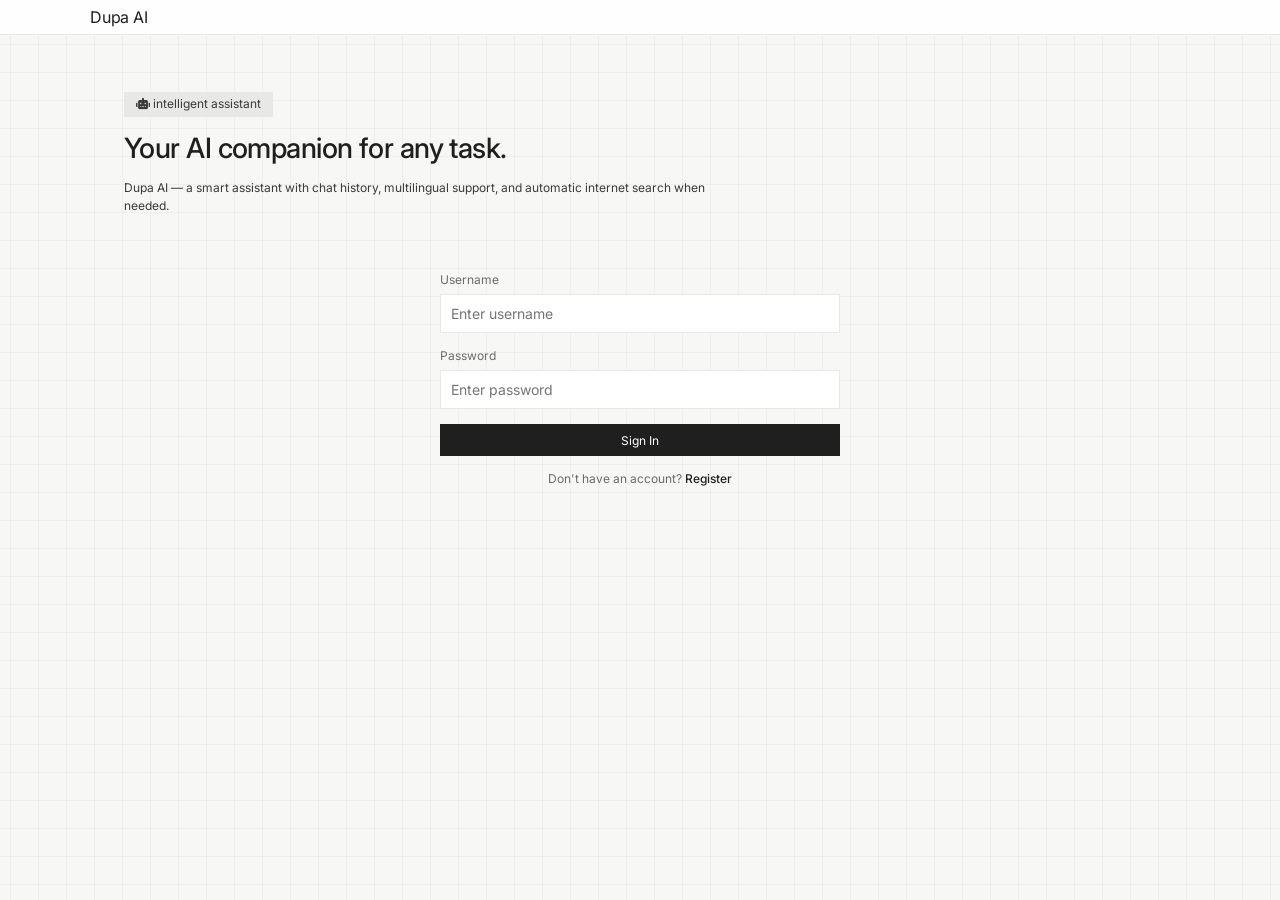
<file: public/index.html>
<!DOCTYPE html>
<html lang="en">
<head>
  <meta charset="UTF-8">
  <meta name="viewport" content="width=device-width, initial-scale=1.0, viewport-fit=cover">
  <title>Dupa AI — intelligent assistant for everyone</title>
  <link rel="preconnect" href="https://fonts.googleapis.com">
  <link rel="preconnect" href="https://fonts.gstatic.com" crossorigin>
  <link href="https://fonts.googleapis.com/css2?family=Inter:opsz,wght@14..32,300;14..32,400;14..32,500&display=swap" rel="stylesheet">
  <link rel="stylesheet" href="https://cdnjs.cloudflare.com/ajax/libs/font-awesome/6.0.0-beta3/css/all.min.css">
  <style>
    * {
      margin: 0;
      padding: 0;
      box-sizing: border-box;
    }

    :root {
      --bg: #f7f7f5;
      --bg-alt: #fafaf8;
      --surface: #ffffff;
      --border: #e8e8e6;
      --border-strong: #d0cfca;
      --text: #1f1f1f;
      --text-soft: #3a3a3a;
      --text-muted: #6b6b6b;
      --text-faint: #8a8a8a;
      --accent: #2c3e50;
      --danger: #a33c34;
      --danger-hover: #8b322b;
      --primary: #1f1f1f;
      --primary-hover: #3a3a3a;
      --primary-text: #ffffff;
      --overlay: rgba(0, 0, 0, 0.5);
      --success: #2e7d32;
      --grid-color: rgba(0, 0, 0, 0.03);
    }

    body.dark {
      --bg: #18191b;
      --bg-alt: #1d1e20;
      --surface: #222325;
      --border: #2d2e31;
      --border-strong: #3c3d40;
      --text: #ededec;
      --text-soft: #c9c9c7;
      --text-muted: #9a9a98;
      --text-faint: #77787a;
      --accent: #9db4c9;
      --danger: #c9564a;
      --danger-hover: #b34a3f;
      --primary: #ededec;
      --primary-hover: #cfcfce;
      --primary-text: #18191b;
      --overlay: rgba(0, 0, 0, 0.7);
      --success: #5aa85e;
      --grid-color: rgba(255, 255, 255, 0.02);
    }

    body {
      background-color: var(--bg);
      font-family: 'Inter', -apple-system, BlinkMacSystemFont, 'Segoe UI', Helvetica, 'Apple Color Emoji', 'Segoe UI Emoji', sans-serif;
      color: var(--text);
      line-height: 1.4;
      scroll-behavior: smooth;
      min-height: 100vh;
      transition: background-color 0.2s, color 0.2s;
      position: relative;
    }

    body::before {
      content: "";
      position: fixed;
      top: 0;
      left: 0;
      width: 100%;
      height: 100%;
      pointer-events: none;
      z-index: 0;
      background-image:
        linear-gradient(var(--grid-color) 1px, transparent 1px),
        linear-gradient(90deg, var(--grid-color) 1px, transparent 1px);
      background-size: 28px 28px;
      background-position: center center;
      transition: background-image 0.3s ease;
    }

    .container {
      max-width: 1100px;
      margin: 0 auto;
      padding: 0 28px;
    }

    h1 {
      font-size: 28px;
      font-weight: 500;
      letter-spacing: -0.02em;
      line-height: 1.25;
      margin-bottom: 0.85rem;
      color: var(--text);
    }

    h2 {
      font-size: 1.7rem;
      font-weight: 500;
      letter-spacing: -0.01em;
      margin-bottom: 1.2rem;
      color: var(--text);
    }

    h3 {
      font-size: 1.1rem;
      font-weight: 500;
      margin-bottom: 0.4rem;
      color: var(--text);
    }

    .text-large {
      font-size: 1rem;
      line-height: 1.45;
      color: var(--text-soft);
      font-weight: 400;
    }

    .text-muted {
      color: var(--text-muted);
      font-size: 12px;
      font-weight: 400;
    }

    .navbar {
      padding: 0;
      border-bottom: 1px solid var(--border);
      background-color: var(--surface);
      position: sticky;
      top: 0;
      z-index: 100;
      transition: background-color 0.2s, border-color 0.2s;
      backdrop-filter: blur(8px);
      background-color: rgba(255, 255, 255, 0.85);
    }

    body.dark .navbar {
      background-color: rgba(34, 35, 37, 0.9);
    }

    .nav-inner {
      display: flex;
      justify-content: space-between;
      align-items: center;
      flex-wrap: wrap;
      gap: 12px;
      padding: 6px 0;
    }

    .logo {
      display: flex;
      align-items: center;
      gap: 6px;
      font-weight: 500;
      font-size: 1.2rem;
      letter-spacing: -0.2px;
      color: var(--text);
      text-decoration: none;
      transition: transform 0.2s ease;
    }

    .logo:hover {
      transform: scale(1.02);
    }

    .logo i {
      font-size: 1.4rem;
      color: var(--accent);
      transition: transform 0.3s ease;
    }

    .logo:hover i {
      transform: rotate(15deg);
    }

    .nav-links {
      display: flex;
      gap: 24px;
      align-items: center;
      flex-wrap: wrap;
    }

    .nav-links a {
      text-decoration: none;
      color: var(--text-soft);
      font-size: 12px;
      font-weight: 400;
      transition: color 0.2s, transform 0.2s;
    }

    .nav-links a:hover {
      color: var(--text);
      transform: translateY(-1px);
    }

    .theme-toggle {
      background: transparent;
      border: 1px solid var(--border);
      color: var(--text-soft);
      width: 28px;
      height: 28px;
      display: inline-flex;
      align-items: center;
      justify-content: center;
      cursor: pointer;
      font-size: 12px;
      transition: background 0.2s, border 0.2s, transform 0.3s;
    }

    .theme-toggle:hover {
      background-color: var(--bg-alt);
      border-color: var(--border-strong);
      transform: rotate(30deg);
    }

    .btn-outline {
      border: 1px solid var(--border);
      padding: 6px 14px;
      background: transparent;
      font-weight: 400;
      font-size: 12px;
      transition: all 0.25s ease;
      text-decoration: none;
      color: var(--text);
      display: inline-block;
      cursor: pointer;
      font-family: inherit;
    }

    .btn-outline:hover {
      background-color: var(--bg-alt);
      border-color: var(--border-strong);
      transform: translateY(-2px);
      box-shadow: 0 4px 8px rgba(0,0,0,0.05);
    }

    /* Гамбургер-меню */
    .hamburger {
      display: none;
      background: transparent;
      border: none;
      color: var(--text);
      font-size: 20px;
      cursor: pointer;
      padding: 4px 8px;
    }

    .hero {
      padding: 56px 34px 48px 34px;
      position: relative;
      z-index: 2;
    }

    .badge {
      display: inline-block;
      background-color: var(--border);
      padding: 4px 12px;
      font-size: 0.75rem;
      font-weight: 400;
      color: var(--text-soft);
      margin-bottom: 0.85rem;
      width: fit-content;
      animation: fadeInUp 0.6s ease forwards;
    }

    .btn-primary {
      background-color: var(--primary);
      color: var(--primary-text);
      border: none;
      padding: 8px 18px;
      padding-top: 9px;
      font-weight: 400;
      font-size: 12px;
      cursor: pointer;
      transition: all 0.25s ease;
      text-decoration: none;
      display: inline-block;
      font-family: inherit;
    }

    .btn-primary:hover {
      background-color: var(--primary-hover);
      transform: translateY(-2px);
      box-shadow: 0 6px 12px rgba(0,0,0,0.1);
    }

    .btn-secondary {
      background-color: transparent;
      border: 1px solid var(--border);
      padding: 8px 18px;
      font-weight: 400;
      font-size: 0.85rem;
      text-decoration: none;
      color: var(--text);
      transition: all 0.2s ease;
      display: inline-block;
      cursor: pointer;
      font-family: inherit;
    }

    .btn-secondary:hover {
      background-color: var(--bg-alt);
      border-color: var(--border-strong);
    }

    .modal-overlay {
      display: none;
      position: fixed;
      top: 0;
      left: 0;
      width: 100%;
      height: 100%;
      background: var(--overlay);
      z-index: 1000;
      justify-content: center;
      align-items: center;
      backdrop-filter: blur(4px);
    }

    .modal-overlay.active {
      display: flex;
      animation: fadeIn 0.3s ease;
    }

    .modal {
      background: var(--surface);
      border: 1px solid var(--border);
      padding: 30px;
      max-width: 500px;
      width: 90%;
      max-height: 80vh;
      overflow-y: auto;
      animation: slideUp 0.4s ease;
      position: relative;
      z-index: 1001;
    }

    @keyframes slideUp {
      from { opacity: 0; transform: translateY(30px); }
      to { opacity: 1; transform: translateY(0); }
    }

    .modal h2 {
      color: var(--text);
      margin-bottom: 20px;
      font-size: 1.5rem;
    }

    .modal .input-group {
      margin-bottom: 15px;
    }

    .modal .input-group label {
      display: block;
      font-size: 12px;
      color: var(--text-muted);
      margin-bottom: 5px;
      font-weight: 400;
    }

    .modal .input-group input, .modal .input-group select {
      width: 100%;
      padding: 10px;
      border: 1px solid var(--border);
      font-size: 14px;
      font-family: inherit;
      outline: none;
      background: var(--surface);
      color: var(--text);
      transition: border-color 0.2s;
    }

    .modal .input-group input:focus, .modal .input-group select:focus {
      border-color: var(--text-faint);
    }

    .modal .btn-primary {
      width: 100%;
      text-align: center;
      margin-top: 10px;
    }

    .danger-button {
      background-color: var(--danger) !important;
      color: #ffffff !important;
    }

    .danger-button:hover {
      background-color: var(--danger-hover) !important;
    }

    .auth-screen, .chat-screen {
      width: 100%;
      position: relative;
      z-index: 2;
    }

    .auth-screen.hidden, .chat-screen.hidden {
      display: none;
    }

    #loginFormBlock, #registerFormBlock {
      transition: opacity 0.25s ease;
    }

    #loginFormBlock.hidden, #registerFormBlock.hidden {
      display: none !important;
    }

    .auth-form {
      width: 100%;
      max-width: 400px;
      margin: 0 auto;
    }

    .input-group {
      margin-bottom: 15px;
    }

    .input-group label {
      display: block;
      font-size: 12px;
      color: var(--text-muted);
      margin-bottom: 5px;
      font-weight: 400;
    }

    .input-group input {
      width: 100%;
      padding: 10px;
      border: 1px solid var(--border);
      font-size: 14px;
      font-family: inherit;
      outline: none;
      background: var(--surface);
      color: var(--text);
      transition: border-color 0.2s, box-shadow 0.2s;
    }

    .input-group input:focus {
      border-color: var(--text-faint);
      box-shadow: 0 0 0 2px rgba(0,0,0,0.03);
    }

    .error-message {
      color: var(--danger);
      font-size: 12px;
      text-align: center;
      min-height: 20px;
      margin-bottom: 10px;
      animation: fadeIn 0.3s ease;
    }

    .switch-auth {
      text-align: center;
      margin-top: 15px;
      font-size: 12px;
      color: var(--text-muted);
    }

    .switch-auth a {
      color: var(--text);
      text-decoration: none;
      font-weight: 500;
      cursor: pointer;
      transition: color 0.2s;
    }

    .switch-auth a:hover {
      text-decoration: underline;
      color: var(--accent);
    }

    .chat-layout {
      display: flex;
      gap: 0;
      height: calc(100vh - 53px);
      position: relative;
      z-index: 2;
    }

    .sidebar {
      width: 260px;
      background: var(--surface);
      border-right: 1px solid var(--border);
      display: flex;
      flex-direction: column;
      flex-shrink: 0;
      transition: background-color 0.2s;
    }

    .new-chat-btn {
      margin: 12px;
      padding: 8px;
      background: var(--primary);
      color: var(--primary-text);
      border: none;
      font-size: 12px;
      font-family: inherit;
      cursor: pointer;
      transition: all 0.25s ease;
    }

    .new-chat-btn:hover {
      background: var(--primary-hover);
      transform: translateY(-1px);
      box-shadow: 0 4px 8px rgba(0,0,0,0.1);
    }

    .chats-list {
      flex: 1;
      overflow-y: auto;
      padding: 8px;
    }

    .chats-list::-webkit-scrollbar {
      width: 4px;
    }

    .chats-list::-webkit-scrollbar-thumb {
      background: var(--border-strong);
    }

    .chat-item {
      padding: 10px 12px;
      margin-bottom: 4px;
      cursor: pointer;
      transition: all 0.2s ease;
      display: flex;
      justify-content: space-between;
      align-items: center;
      font-size: 12px;
      border: 1px solid transparent;
      animation: fadeIn 0.4s ease;
    }

    .chat-item:hover {
      background: var(--bg);
      transform: translateX(4px);
    }

    .chat-item.active {
      background: var(--bg-alt);
      border-color: var(--border);
    }

    .chat-item-content {
      flex: 1;
      overflow: hidden;
    }

    .chat-item-title {
      font-weight: 400;
      white-space: nowrap;
      overflow: hidden;
      text-overflow: ellipsis;
      color: var(--text);
    }

    .chat-item-date {
      font-size: 10px;
      color: var(--text-faint);
      margin-top: 2px;
    }

    .delete-chat-btn {
      background: none;
      border: none;
      color: var(--text-faint);
      cursor: pointer;
      padding: 2px 6px;
      font-size: 16px;
      opacity: 0;
      transition: all 0.2s ease;
    }

    .chat-item:hover .delete-chat-btn {
      opacity: 1;
    }

    .delete-chat-btn:hover {
      color: var(--danger);
      transform: scale(1.2);
    }

    .main-chat {
      flex: 1;
      display: flex;
      flex-direction: column;
      min-width: 0;
      height: 100%;
      background-color: transparent;
    }

    .messages-container {
      flex: 1;
      overflow-y: auto;
      padding: 20px;
      display: flex;
      flex-direction: column;
      gap: 16px;
      background-color: transparent;
    }

    .messages-container::-webkit-scrollbar {
      width: 4px;
    }

    .messages-container::-webkit-scrollbar-thumb {
      background: var(--border-strong);
    }

    .message {
      max-width: 70%;
      padding: 12px 16px;
      font-size: 13px;
      line-height: 1.5;
      word-wrap: break-word;
      animation: messageAppear 0.4s cubic-bezier(0.16, 1, 0.3, 1);
      transition: transform 0.2s;
    }

    @keyframes messageAppear {
      from {
        opacity: 0;
        transform: translateY(16px) scale(0.98);
      }
      to {
        opacity: 1;
        transform: translateY(0) scale(1);
      }
    }

    .user-message {
      background: var(--primary);
      color: var(--primary-text);
      align-self: flex-end;
      margin-left: auto;
    }

    .assistant-message {
      background: var(--surface);
      border: 1px solid var(--border);
      color: var(--text);
      align-self: flex-start;
    }

    .typing-indicator {
      display: none;
      align-self: flex-start;
      background: var(--surface);
      border: 1px solid var(--border);
      padding: 12px 16px;
      color: var(--text-muted);
      font-size: 12px;
      animation: pulse 1.5s infinite;
    }

    @keyframes pulse {
      0% { opacity: 0.6; }
      50% { opacity: 1; }
      100% { opacity: 0.6; }
    }

    .typing-indicator.active {
      display: block;
    }

    .input-container {
      padding: 16px 20px;
      background: var(--surface);
      border-top: 1px solid var(--border);
      display: flex;
      gap: 10px;
    }

    .message-input {
      flex: 1;
      padding: 10px 14px;
      border: 1px solid var(--border);
      font-size: 13px;
      font-family: inherit;
      outline: none;
      background: var(--surface);
      color: var(--text);
      transition: border-color 0.2s, box-shadow 0.2s;
    }

    .message-input:focus {
      border-color: var(--text-faint);
      box-shadow: 0 0 0 2px rgba(0,0,0,0.03);
    }

    .send-button {
      padding: 10px 20px;
      background: var(--primary);
      color: var(--primary-text);
      border: none;
      font-size: 12px;
      font-family: inherit;
      cursor: pointer;
      transition: all 0.25s ease;
    }

    .send-button:hover {
      background: var(--primary-hover);
      transform: translateY(-1px);
    }

    .send-button:disabled {
      opacity: 0.6;
      cursor: not-allowed;
    }

    .settings-section {
      margin-bottom: 20px;
      padding-bottom: 20px;
      border-bottom: 1px solid var(--border);
    }

    .settings-section:last-child {
      border-bottom: none;
      margin-bottom: 0;
      padding-bottom: 0;
    }

    .settings-section h3 {
      font-size: 13px;
      margin-bottom: 10px;
    }

    .theme-options {
      display: flex;
      gap: 8px;
    }

    .theme-option {
      flex: 1;
      border: 1px solid var(--border);
      background: var(--bg);
      color: var(--text);
      padding: 8px;
      font-size: 12px;
      font-family: inherit;
      cursor: pointer;
      display: flex;
      align-items: center;
      justify-content: center;
      gap: 6px;
      transition: all 0.2s ease;
    }

    .theme-option.active {
      border-color: var(--text);
      background: var(--bg-alt);
    }

    .theme-option:hover {
      background: var(--bg-alt);
      transform: scale(1.02);
    }

    button, a, div, section, header, footer, nav, .btn, .card, .badge, .modal, .chat-item, .message, .sidebar, .new-chat-btn, .header-button, .send-button, .message-input,
    input, select {
      border-radius: 0 !important;
    }

    @keyframes fadeInUp {
      from { opacity: 0; transform: translateY(20px); }
      to { opacity: 1; transform: translateY(0); }
    }

    @keyframes fadeIn {
      from { opacity: 0; }
      to { opacity: 1; }
    }

    h1 {
      animation: fadeInUp 0.7s ease forwards;
    }

    .text-large {
      animation: fadeInUp 0.8s ease forwards;
    }

    .auth-form {
      animation: fadeInUp 0.9s ease forwards;
    }

    /* Мобильная версия */
    @media (max-width: 780px) {
      .container {
        padding: 0 20px;
      }

      h1 {
        font-size: 2rem;
      }

      h2 {
        font-size: 1.5rem;
      }

      .hero {
        padding: 40px 22px 32px;
      }

      .nav-inner {
        flex-direction: row;
        align-items: center;
      }

      .hamburger {
        display: block;
      }

      .nav-links {
        display: none;
      }

      .chat-layout {
        flex-direction: column;
        height: calc(100vh - 53px);
      }

      .sidebar {
        display: none;
        position: fixed;
        top: 53px;
        left: 0;
        width: 100%;
        height: calc(100vh - 53px);
        z-index: 99;
        background: var(--surface);
      }

      .sidebar.mobile-open {
        display: flex;
      }

      .main-chat {
        height: 100%;
      }
    }

    body, p, span, a, li, h1, h2, h3, h4, .text, .btn, .badge, .logo, .nav-links a, .btn-outline, .btn-primary, .btn-secondary {
      font-weight: 400;
    }

    h1, h2, h3, .logo {
      font-weight: 500;
    }
  </style>
</head>
<body>
<nav class="navbar">
  <div class="container nav-inner">
    <a href="#" class="logo">
    
      <span style="font-size: 16px;">Dupa AI</span>
    </a>
    <button class="hamburger" id="hamburgerBtn">
      <i class="fas fa-bars"></i>
    </button>
    <div class="nav-links" id="navLinks">
      <a href="#" style="display: none;" id="navLogin">Sign In</a>
      <a href="#" style="display: none;" id="navRegister" class="btn-outline">Register</a>
      <button style="display: none;" class="theme-toggle" id="themeToggleAuth" title="Toggle theme"><i class="fas fa-moon"></i></button>
    </div>
    <div class="nav-links" id="navChatLinks">
      <span style="font-size:14px; display:flex; align-items:center; gap:6px;"><span id="currentUsername"></span></span>
      <button class="btn-outline" id="settingsBtn" style="font-size:11px;">Settings</button>
      <button style="display: none;" class="btn-outline" id="clearHistoryBtn" style="font-size:11px;">Clear</button>
      <a href="#" id="navLogout" class="btn-outline">Logout</a>
      <button style="display: none;" class="theme-toggle" id="themeToggleChat" title="Toggle theme"><i class="fas fa-moon"></i></button>
    </div>
  </div>
</nav>
<main>
  <div id="authScreen" class="auth-screen">
    <div class="container hero" id="authFormContainer">
      <span class="badge" id="authBadge"><i class="fas fa-robot" style="font-size: 0.7rem;"></i> intelligent assistant</span>
      <h1 id="authTitle">Your AI companion for any task.</h1>
      <p class="text-large" id="authSubtitle" style="max-width: 620px; font-size: 12px;">Dupa AI — a smart assistant with chat history, multilingual support, and automatic internet search when needed.</p>

      <div class="auth-form" style="margin-top: 28px;" id="loginFormBlock">
        <div class="error-message" id="loginError"></div>
        <div class="input-group">
          <label for="loginUsername">Username</label>
          <input type="text" id="loginUsername" placeholder="Enter username" required autocomplete="username">
        </div>
        <div class="input-group">
          <label for="loginPassword">Password</label>
          <input type="password" id="loginPassword" placeholder="Enter password" required autocomplete="current-password">
        </div>
        <button type="submit" class="btn-primary" id="loginSubmit" style="width:100%;">Sign In</button>
        <p class="switch-auth">
          Don't have an account? <a id="showRegisterFormLink">Register</a>
        </p>
      </div>

      <div class="auth-form hidden" style="margin-top: 28px;" id="registerFormBlock">
        <div class="error-message" id="registerError"></div>
        <div class="input-group">
          <label for="registerUsername">Username</label>
          <input type="text" id="registerUsername" placeholder="Min 3 characters" required autocomplete="username">
        </div>
        <div class="input-group">
          <label for="registerPassword">Password</label>
          <input type="password" id="registerPassword" placeholder="Min 6 characters" required autocomplete="new-password">
        </div>
        <div class="input-group">
          <label for="confirmPassword">Confirm Password</label>
          <input type="password" id="confirmPassword" placeholder="Repeat password" required autocomplete="new-password">
        </div>
        <button type="submit" class="btn-primary" id="registerSubmit" style="width:100%;">Register</button>
        <p class="switch-auth">
          Already have an account? <a id="showLoginFormLink">Sign In</a>
        </p>
      </div>
    </div>
  </div>

  <div id="chatScreen" class="chat-screen hidden">
    <div class="chat-layout">
      <div class="sidebar" id="sidebar">
        <div style="display: none;" class="sidebar-header"><i class="fas fa-comments"></i> <span id="chatsTitle">Chats</span></div>
        <button class="new-chat-btn" id="newChatBtn">+ <span id="newChatText">New Chat</span></button>
        <div class="chats-list" id="chatsList"></div>
      </div>
      <div class="main-chat">
        <div class="messages-container" id="messagesContainer">
          <div class="typing-indicator" id="typingIndicator">Dupa is typing...</div>
        </div>
        <div class="input-container">
          <input type="text" class="message-input" id="messageInput" placeholder="Type your message..." autocomplete="off">
          <button class="send-button" id="sendButton">Send</button>
        </div>
      </div>
    </div>
  </div>
</main>
<div class="modal-overlay" id="settingsModal">
  <div class="modal">
    <h2 id="settingsTitle">Settings</h2>
    <div class="settings-section">
      <h3 id="themeTitle">Theme</h3>
      <div class="theme-options">
        <button class="theme-option" id="themeOptionLight" data-theme="light"><i class="fas fa-sun"></i> Light</button>
        <button class="theme-option" id="themeOptionDark" data-theme="dark"><i class="fas fa-moon"></i> Dark</button>
      </div>
    </div>
    <div class="settings-section">
      <h3 id="languageTitle">Language</h3>
      <div class="input-group">
        <select id="languageSelect">
          <option value="en">English</option>
          <option value="ru">Русский</option>
          <option value="be">Беларуская</option>
          <option value="uk">Українська</option>
        </select>
      </div>
    </div>
    <div class="settings-section">
      <button class="btn-primary danger-button" id="deleteAllChatsBtn" style="width:100%;">
        Delete All Chats
      </button>
    </div>
    <div class="settings-section">
      <h3 id="deleteAccountTitle">Delete Account</h3>
      <div class="input-group">
        <label for="deleteAccountPassword" id="deleteAccountLabel">Enter password to confirm</label>
        <input type="password" id="deleteAccountPassword" placeholder="Enter password">
      </div>
      <button class="btn-primary danger-button" id="deleteAccountBtn" style="width:100%;">
        Delete Account
      </button>
    </div>
    <button class="btn-secondary" id="closeSettingsBtn" style="width:100%; margin-top: 16px;">Close</button>
  </div>
</div>
<script>
  const translations = {
    en: {
      site_title: 'Dupa AI — intelligent assistant for everyone',
      intelligent_assistant: 'intelligent assistant',
      hero_title: 'Your AI companion for any task.',
      hero_subtitle: 'Dupa AI — a smart assistant with chat history, multilingual support, and automatic internet search when needed.',
      username: 'Username',
      enter_username: 'Enter username',
      password: 'Password',
      enter_password: 'Enter password',
      sign_in: 'Sign In',
      no_account: "Don't have an account?",
      register_link: 'Register',
      create_account: 'create account',
      join_title: 'Join Dupa AI.',
      join_subtitle: 'Create your account and start chatting with intelligent assistant right now.',
      min_username: 'Min 3 characters',
      min_password: 'Min 6 characters',
      confirm_password: 'Confirm Password',
      repeat_password: 'Repeat password',
      already_have_account: 'Already have an account?',
      sign_in_link: 'Sign In',
      error_passwords_match: 'Passwords do not match',
      error_registration: 'Registration error',
      success_registration: 'Registration successful! Please sign in.',
      error_login: 'Login error',
      confirm_clear_chat: 'Clear current chat history?',
      confirm_delete_chat: 'Delete this chat?',
      confirm_delete_all_chats: 'Are you sure you want to delete ALL chats? This cannot be undone!',
      confirm_delete_account: 'ARE YOU SURE? Account and all data will be permanently deleted!',
      session_expired: 'Session expired. Please login again.',
      error_occurred: 'An error occurred. Please try again later.',
      settings_saved: 'Settings saved',
      all_chats_deleted: 'All chats deleted',
      account_deleted: 'Account deleted',
      typing: 'Dupa is typing...',
      new_chat_default: 'New Chat',
      type_message: 'Type your message...',
      settings: 'Settings',
      theme: 'Theme',
      language: 'Language',
      delete_all_chats: 'Delete All Chats',
      delete_account: 'Delete Account',
      enter_password_confirm: 'Enter password to confirm',
      close: 'Close',
      logout: 'Logout',
      clear: 'Clear',
      chats: 'Chats',
      new_chat: 'New Chat',
      send: 'Send'
    },
    ru: {
      site_title: 'Dupa AI — интеллектуальный помощник для каждого',
      intelligent_assistant: 'интеллектуальный помощник',
      hero_title: 'Ваш ИИ-компаньон для любых задач.',
      hero_subtitle: 'Dupa AI — умный помощник с историей чатов, мультиязычной поддержкой и автоматическим поиском в интернете.',
      username: 'Имя пользователя',
      enter_username: 'Введите имя пользователя',
      password: 'Пароль',
      enter_password: 'Введите пароль',
      sign_in: 'Войти',
      no_account: 'Нет аккаунта?',
      register_link: 'Регистрация',
      create_account: 'создать аккаунт',
      join_title: 'Присоединяйтесь к Dupa AI.',
      join_subtitle: 'Создайте аккаунт и начните общаться с интеллектуальным помощником прямо сейчас.',
      min_username: 'Минимум 3 символа',
      min_password: 'Минимум 6 символов',
      confirm_password: 'Подтвердите пароль',
      repeat_password: 'Повторите пароль',
      already_have_account: 'Уже есть аккаунт?',
      sign_in_link: 'Войти',
      error_passwords_match: 'Пароли не совпадают',
      error_registration: 'Ошибка регистрации',
      success_registration: 'Регистрация успешна! Теперь войдите.',
      error_login: 'Ошибка входа',
      confirm_clear_chat: 'Очистить историю текущего чата?',
      confirm_delete_chat: 'Удалить этот чат?',
      confirm_delete_all_chats: 'Вы уверены, что хотите удалить ВСЕ чаты? Это действие нельзя отменить!',
      confirm_delete_account: 'ВЫ УВЕРЕНЫ? Аккаунт и все данные будут безвозвратно удалены!',
      session_expired: 'Сессия истекла. Пожалуйста, войдите снова.',
      error_occurred: 'Произошла ошибка. Попробуйте позже.',
      settings_saved: 'Настройки сохранены',
      all_chats_deleted: 'Все чаты удалены',
      account_deleted: 'Аккаунт удален',
      typing: 'Dupa печатает...',
      new_chat_default: 'Новый чат',
      type_message: 'Введите сообщение...',
      settings: 'Настройки',
      theme: 'Тема',
      language: 'Язык',
      delete_all_chats: 'Удалить все чаты',
      delete_account: 'Удалить аккаунт',
      enter_password_confirm: 'Введите пароль для подтверждения',
      close: 'Закрыть',
      logout: 'Выйти',
      clear: 'Очистить',
      chats: 'Чаты',
      new_chat: 'Новый чат',
      send: 'Отправить'
    },
    be: {
      site_title: 'Dupa AI — інтэлектуальны памочнік для кожнага',
      intelligent_assistant: 'інтэлектуальны памочнік',
      hero_title: 'Ваш ШІ-кампаньён для любых задач.',
      hero_subtitle: 'Dupa AI — разумны памочнік з гісторыяй чатаў, шматмоўнай падтрымкай і аўтаматычным пошукам у інтэрнэце.',
      username: 'Імя карыстальніка',
      enter_username: 'Увядзіце імя карыстальніка',
      password: 'Пароль',
      enter_password: 'Увядзіце пароль',
      sign_in: 'Увайсці',
      no_account: 'Няма акаўнта?',
      register_link: 'Рэгістрацыя',
      create_account: 'стварыць акаўнт',
      join_title: 'Далучайцеся да Dupa AI.',
      join_subtitle: 'Стварыце акаўнт і пачніце размаўляць з інтэлектуальным памочнікам прама зараз.',
      min_username: 'Мінімум 3 сімвалы',
      min_password: 'Мінімум 6 сімвалаў',
      confirm_password: 'Пацвердзіце пароль',
      repeat_password: 'Паўтарыце пароль',
      already_have_account: 'Ужо ёсць акаўнт?',
      sign_in_link: 'Увайсці',
      error_passwords_match: 'Паролі не супадаюць',
      error_registration: 'Памылка рэгістрацыі',
      success_registration: 'Рэгістрацыя паспяховая! Цяпер увайдзіце.',
      error_login: 'Памылка ўваходу',
      confirm_clear_chat: 'Ачысціць гісторыю бягучага чата?',
      confirm_delete_chat: 'Выдаліць гэты чат?',
      confirm_delete_all_chats: 'Вы ўпэўнены, што хочаце выдаліць УСЕ чаты? Гэта дзеянне нельга адмяніць!',
      confirm_delete_account: 'ВЫ ЎПЭЎНЕНЫ? Акаўнт і ўсе дадзеныя будуць незваротна выдалены!',
      session_expired: 'Сесія скончылася. Калі ласка, увайдзіце зноў.',
      error_occurred: 'Адбылася памылка. Паспрабуйце пазней.',
      settings_saved: 'Налады захаваны',
      all_chats_deleted: 'Усе чаты выдалены',
      account_deleted: 'Акаўнт выдалены',
      typing: 'Dupa друкуе...',
      new_chat_default: 'Новы чат',
      type_message: 'Увядзіце паведамленне...',
      settings: 'Налады',
      theme: 'Тэма',
      language: 'Мова',
      delete_all_chats: 'Выдаліць усе чаты',
      delete_account: 'Выдаліць акаўнт',
      enter_password_confirm: 'Увядзіце пароль для пацверджання',
      close: 'Зачыніць',
      logout: 'Выйсці',
      clear: 'Ачысціць',
      chats: 'Чаты',
      new_chat: 'Новы чат',
      send: 'Адправіць'
    },
    uk: {
      site_title: 'Dupa AI — інтелектуальний помічник для кожного',
      intelligent_assistant: 'інтелектуальний помічник',
      hero_title: 'Ваш ШІ-компаньйон для будь-яких задач.',
      hero_subtitle: 'Dupa AI — розумний помічник з історією чатів, багатомовною підтримкою та автоматичним пошуком в інтернеті.',
      username: "Ім'я користувача",
      enter_username: "Введіть ім'я користувача",
      password: 'Пароль',
      enter_password: 'Введіть пароль',
      sign_in: 'Увійти',
      no_account: 'Немає акаунта?',
      register_link: 'Реєстрація',
      create_account: 'створити акаунт',
      join_title: 'Приєднуйтесь до Dupa AI.',
      join_subtitle: 'Створіть акаунт і почніть спілкуватися з інтелектуальним помічником прямо зараз.',
      min_username: 'Мінімум 3 символи',
      min_password: 'Мінімум 6 символів',
      confirm_password: 'Підтвердіть пароль',
      repeat_password: 'Повторіть пароль',
      already_have_account: 'Вже є акаунт?',
      sign_in_link: 'Увійти',
      error_passwords_match: 'Паролі не співпадають',
      error_registration: 'Помилка реєстрації',
      success_registration: 'Реєстрація успішна! Тепер увійдіть.',
      error_login: 'Помилка входу',
      confirm_clear_chat: 'Очистити історію поточного чату?',
      confirm_delete_chat: 'Видалити цей чат?',
      confirm_delete_all_chats: 'Ви впевнені, що хочете видалити ВСІ чати? Цю дію не можна скасувати!',
      confirm_delete_account: 'ВИ ВПЕВНЕНІ? Акаунт і всі дані будуть безповоротно видалені!',
      session_expired: 'Сесія закінчилася. Будь ласка, увійдіть знову.',
      error_occurred: 'Сталася помилка. Спробуйте пізніше.',
      settings_saved: 'Налаштування збережено',
      all_chats_deleted: 'Всі чати видалено',
      account_deleted: 'Акаунт видалено',
      typing: 'Dupa друкує...',
      new_chat_default: 'Новий чат',
      type_message: 'Введіть повідомлення...',
      settings: 'Налаштування',
      theme: 'Тема',
      language: 'Мова',
      delete_all_chats: 'Видалити всі чати',
      delete_account: 'Видалити акаунт',
      enter_password_confirm: 'Введіть пароль для підтвердження',
      close: 'Закрити',
      logout: 'Вийти',
      clear: 'Очистити',
      chats: 'Чати',
      new_chat: 'Новий чат',
      send: 'Надіслати'
    }
  };

  const API_URL = 'http://192.168.100.12:3000';
  let authToken = localStorage.getItem('dupa_token') || null;
  let currentChatId = null;
  let chats = [];
  let currentLanguage = localStorage.getItem('dupa_language') || 'en';
  let currentTheme = localStorage.getItem('dupa_theme') || 'light';

  function t(key) {
    return translations[currentLanguage]?.[key] || translations['en'][key] || key;
  }

  function applyAllTranslations() {
    document.title = t('site_title');
    document.getElementById('authBadge').innerHTML = `<i class="fas fa-robot" style="font-size: 0.7rem;"></i> ${t('intelligent_assistant')}`;
    document.getElementById('authTitle').textContent = t('hero_title');
    document.getElementById('authSubtitle').textContent = t('hero_subtitle');
    
    // Login form
    document.querySelector('#loginFormBlock .input-group:nth-child(2) label').textContent = t('username');
    document.getElementById('loginUsername').placeholder = t('enter_username');
    document.querySelector('#loginFormBlock .input-group:nth-child(3) label').textContent = t('password');
    document.getElementById('loginPassword').placeholder = t('enter_password');
    document.getElementById('loginSubmit').textContent = t('sign_in');
    document.querySelector('#showRegisterFormLink').textContent = t('register_link');
    
    // Register form
    document.querySelector('#registerFormBlock .input-group:nth-child(2) label').textContent = t('username');
    document.getElementById('registerUsername').placeholder = t('min_username');
    document.querySelector('#registerFormBlock .input-group:nth-child(3) label').textContent = t('password');
    document.getElementById('registerPassword').placeholder = t('min_password');
    document.querySelector('#registerFormBlock .input-group:nth-child(4) label').textContent = t('confirm_password');
    document.getElementById('confirmPassword').placeholder = t('repeat_password');
    document.getElementById('registerSubmit').textContent = t('register_link');
    document.querySelector('#showLoginFormLink').textContent = t('sign_in_link');
    
    // Chat screen
    document.getElementById('newChatBtn').innerHTML = `+ <span id="newChatText">${t('new_chat')}</span>`;
    document.getElementById('chatsTitle').textContent = t('chats');
    document.getElementById('typingIndicator').textContent = t('typing');
    document.getElementById('messageInput').placeholder = t('type_message');
    document.getElementById('sendButton').textContent = t('send');
    document.getElementById('settingsBtn').textContent = t('settings');
    document.getElementById('clearHistoryBtn').textContent = t('clear');
    document.getElementById('navLogout').textContent = t('logout');
    
    // Settings modal
    document.getElementById('settingsTitle').textContent = t('settings');
    document.getElementById('themeTitle').textContent = t('theme');
    document.getElementById('languageTitle').textContent = t('language');
    document.getElementById('deleteAllChatsBtn').textContent = t('delete_all_chats');
    document.getElementById('deleteAccountTitle').textContent = t('delete_account');
    document.getElementById('deleteAccountLabel').textContent = t('enter_password_confirm');
    document.getElementById('deleteAccountPassword').placeholder = t('enter_password');
    document.getElementById('deleteAccountBtn').textContent = t('delete_account');
    document.getElementById('closeSettingsBtn').textContent = t('close');
    
    // Nav
    document.getElementById('navLogin').textContent = t('sign_in');
    document.getElementById('navRegister').textContent = t('register_link');
  }

  function applyTheme(theme) {
    currentTheme = theme;
    localStorage.setItem('dupa_theme', theme);
    document.body.classList.toggle('dark', theme === 'dark');
    const icon = theme === 'dark' ? 'fa-sun' : 'fa-moon';
    document.querySelectorAll('.theme-toggle i').forEach(el => {
      el.className = `fas ${icon}`;
    });
    document.getElementById('themeOptionLight')?.classList.toggle('active', theme === 'light');
    document.getElementById('themeOptionDark')?.classList.toggle('active', theme === 'dark');
  }

  function toggleTheme() {
    applyTheme(currentTheme === 'dark' ? 'light' : 'dark');
  }

  // Инициализация
  document.getElementById('themeToggleAuth').addEventListener('click', toggleTheme);
  document.getElementById('themeToggleChat').addEventListener('click', toggleTheme);
  document.getElementById('themeOptionLight').addEventListener('click', () => applyTheme('light'));
  document.getElementById('themeOptionDark').addEventListener('click', () => applyTheme('dark'));

  const authScreen = document.getElementById('authScreen');
  const chatScreen = document.getElementById('chatScreen');
  const loginFormBlock = document.getElementById('loginFormBlock');
  const registerFormBlock = document.getElementById('registerFormBlock');
  const navLinks = document.getElementById('navLinks');
  const navChatLinks = document.getElementById('navChatLinks');
  const messagesContainer = document.getElementById('messagesContainer');
  const messageInput = document.getElementById('messageInput');
  const sendButton = document.getElementById('sendButton');
  const typingIndicator = document.getElementById('typingIndicator');
  const currentUsername = document.getElementById('currentUsername');
  const chatsList = document.getElementById('chatsList');
  const settingsModal = document.getElementById('settingsModal');
  const sidebar = document.getElementById('sidebar');
  const hamburgerBtn = document.getElementById('hamburgerBtn');

  function showAuthScreen() {
    authScreen.classList.remove('hidden');
    chatScreen.classList.add('hidden');
    navLinks.style.display = '';
    navChatLinks.style.display = 'none';
    loginFormBlock.classList.remove('hidden');
    registerFormBlock.classList.add('hidden');
    sidebar.classList.remove('mobile-open');
  }

  function showChatScreen() {
    authScreen.classList.add('hidden');
    chatScreen.classList.remove('hidden');
    navLinks.style.display = 'none';
    navChatLinks.style.display = '';
    sidebar.classList.remove('mobile-open');
  }

  // Мобильное меню
  hamburgerBtn.addEventListener('click', () => {
    if (authScreen.classList.contains('hidden')) {
      sidebar.classList.toggle('mobile-open');
    }
  });

  // Закрытие меню при клике на чат
  chatsList.addEventListener('click', () => {
    if (window.innerWidth <= 780) {
      sidebar.classList.remove('mobile-open');
    }
  });

  async function checkSession() {
    if (!authToken) {
      showAuthScreen();
      return;
    }
    try {
      const response = await fetch(`${API_URL}/api/verify-session`, {
        method: 'POST',
        headers: { 'Content-Type': 'application/json' },
        body: JSON.stringify({ token: authToken })
      });
      if (response.ok) {
        const data = await response.json();
        if (data.settings && data.settings.language) {
          currentLanguage = data.settings.language;
          localStorage.setItem('dupa_language', currentLanguage);
        }
        applyAllTranslations();
        document.getElementById('languageSelect').value = currentLanguage;
        chats = data.chats || [];
        currentChatId = data.activeChatId;
        currentUsername.textContent = data.username;
        showChatScreen();
        renderChatsList();
        if (currentChatId) {
          await switchToChat(currentChatId);
        }
      } else {
        localStorage.removeItem('dupa_token');
        authToken = null;
        showAuthScreen();
      }
    } catch (error) {
      console.error('Session check error:', error);
      if (authToken) {
        showChatScreen();
      } else {
        showAuthScreen();
      }
    }
  }

  document.getElementById('showRegisterFormLink').addEventListener('click', (e) => {
    e.preventDefault();
    loginFormBlock.classList.add('hidden');
    registerFormBlock.classList.remove('hidden');
    document.getElementById('registerError').textContent = '';
  });

  document.getElementById('showLoginFormLink').addEventListener('click', (e) => {
    e.preventDefault();
    registerFormBlock.classList.add('hidden');
    loginFormBlock.classList.remove('hidden');
    document.getElementById('loginError').textContent = '';
  });

  document.getElementById('navLogin').addEventListener('click', (e) => {
    e.preventDefault();
    showAuthScreen();
  });

  document.getElementById('navRegister').addEventListener('click', (e) => {
    e.preventDefault();
    showAuthScreen();
    loginFormBlock.classList.add('hidden');
    registerFormBlock.classList.remove('hidden');
  });

  document.getElementById('loginSubmit').addEventListener('click', async (e) => {
    e.preventDefault();
    const username = document.getElementById('loginUsername').value;
    const password = document.getElementById('loginPassword').value;
    const errorElement = document.getElementById('loginError');
    try {
      const response = await fetch(`${API_URL}/api/login`, {
        method: 'POST',
        headers: { 'Content-Type': 'application/json' },
        body: JSON.stringify({ username, password })
      });
      const data = await response.json();
      if (!response.ok) {
        throw new Error(data.error || t('error_login'));
      }
      authToken = data.token;
      localStorage.setItem('dupa_token', authToken);
      currentChatId = data.activeChatId;
      chats = data.chats || [];
      if (data.settings && data.settings.language) {
        currentLanguage = data.settings.language;
        localStorage.setItem('dupa_language', currentLanguage);
      }
      applyAllTranslations();
      document.getElementById('languageSelect').value = currentLanguage;
      showChatScreen();
      currentUsername.textContent = data.username;
      document.getElementById('loginUsername').value = '';
      document.getElementById('loginPassword').value = '';
      renderChatsList();
      if (currentChatId) {
        await switchToChat(currentChatId);
      }
    } catch (error) {
      errorElement.textContent = error.message;
    }
  });

  document.getElementById('registerSubmit').addEventListener('click', async (e) => {
    e.preventDefault();
    const username = document.getElementById('registerUsername').value;
    const password = document.getElementById('registerPassword').value;
    const confirmPassword = document.getElementById('confirmPassword').value;
    const errorElement = document.getElementById('registerError');
    if (password !== confirmPassword) {
      errorElement.textContent = t('error_passwords_match');
      return;
    }
    try {
      const response = await fetch(`${API_URL}/api/register`, {
        method: 'POST',
        headers: { 'Content-Type': 'application/json' },
        body: JSON.stringify({ username, password })
      });
      const data = await response.json();
      if (!response.ok) {
        throw new Error(data.error || t('error_registration'));
      }
      alert(t('success_registration'));
      registerFormBlock.classList.add('hidden');
      loginFormBlock.classList.remove('hidden');
      document.getElementById('registerUsername').value = '';
      document.getElementById('registerPassword').value = '';
      document.getElementById('confirmPassword').value = '';
    } catch (error) {
      errorElement.textContent = error.message;
    }
  });

  document.getElementById('navLogout').addEventListener('click', logout);

  async function logout() {
    try {
      await fetch(`${API_URL}/api/logout`, {
        method: 'POST',
        headers: { 'Content-Type': 'application/json' },
        body: JSON.stringify({ token: authToken })
      });
    } catch (error) {
      console.error('Logout error:', error);
    }
    localStorage.removeItem('dupa_token');
    authToken = null;
    currentChatId = null;
    chats = [];
    showAuthScreen();
    messagesContainer.innerHTML = '';
    const typingInd = document.getElementById('typingIndicator');
    if (typingInd) {
      typingInd.classList.remove('active');
      typingInd.textContent = t('typing');
    }
    messagesContainer.appendChild(typingIndicator);
    chatsList.innerHTML = '';
  }

  document.getElementById('settingsBtn').addEventListener('click', () => {
    document.getElementById('languageSelect').value = currentLanguage;
    settingsModal.classList.add('active');
    sidebar.classList.remove('mobile-open');
  });

  document.getElementById('closeSettingsBtn').addEventListener('click', () => {
    settingsModal.classList.remove('active');
  });

  settingsModal.addEventListener('click', (e) => {
    if (e.target === settingsModal) {
      settingsModal.classList.remove('active');
    }
  });

  document.getElementById('languageSelect').addEventListener('change', async (e) => {
    const newLanguage = e.target.value;
    try {
      const response = await fetch(`${API_URL}/api/settings/language`, {
        method: 'POST',
        headers: { 'Content-Type': 'application/json' },
        body: JSON.stringify({ token: authToken, language: newLanguage })
      });
      if (response.ok) {
        currentLanguage = newLanguage;
        localStorage.setItem('dupa_language', currentLanguage);
        applyAllTranslations();
        renderChatsList();
        alert(t('settings_saved'));
      }
    } catch (error) {
      console.error('Update language error:', error);
    }
  });

  document.getElementById('deleteAllChatsBtn').addEventListener('click', async () => {
    if (!confirm(t('confirm_delete_all_chats'))) return;
    try {
      const response = await fetch(`${API_URL}/api/chats/delete-all`, {
        method: 'POST',
        headers: { 'Content-Type': 'application/json' },
        body: JSON.stringify({ token: authToken })
      });
      if (response.ok) {
        alert(t('all_chats_deleted'));
        window.location.reload();
      }
    } catch (error) {
      console.error('Delete all chats error:', error);
    }
  });

  document.getElementById('deleteAccountBtn').addEventListener('click', async () => {
    const password = document.getElementById('deleteAccountPassword').value;
    if (!password) {
      alert(t('enter_password_confirm'));
      return;
    }
    if (!confirm(t('confirm_delete_account'))) return;
    try {
      const response = await fetch(`${API_URL}/api/account/delete`, {
        method: 'POST',
        headers: { 'Content-Type': 'application/json' },
        body: JSON.stringify({ token: authToken, password })
      });
      const data = await response.json();
      if (response.ok) {
        alert(t('account_deleted'));
        localStorage.removeItem('dupa_token');
        authToken = null;
        currentChatId = null;
        chats = [];
        settingsModal.classList.remove('active');
        showAuthScreen();
        messagesContainer.innerHTML = '';
        const typingInd = document.getElementById('typingIndicator');
        if (typingInd) {
          typingInd.classList.remove('active');
          typingInd.textContent = t('typing');
        }
        messagesContainer.appendChild(typingIndicator);
        chatsList.innerHTML = '';
      } else {
        alert(data.error || t('error_occurred'));
      }
    } catch (error) {
      console.error('Delete account error:', error);
      alert(t('error_occurred'));
    }
  });

  document.getElementById('newChatBtn').addEventListener('click', async () => {
    try {
      const response = await fetch(`${API_URL}/api/chat/new`, {
        method: 'POST',
        headers: { 'Content-Type': 'application/json' },
        body: JSON.stringify({ token: authToken, title: t('new_chat_default') })
      });
      const data = await response.json();
      if (response.ok) {
        chats = data.chats;
        currentChatId = data.chatId;
        renderChatsList();
        messagesContainer.innerHTML = '';
        const typingInd = document.getElementById('typingIndicator');
        if (typingInd) {
          typingInd.classList.remove('active');
          typingInd.textContent = t('typing');
        }
        messagesContainer.appendChild(typingIndicator);
        sidebar.classList.remove('mobile-open');
      }
    } catch (error) {
      console.error('Create chat error:', error);
    }
  });

  document.getElementById('clearHistoryBtn').addEventListener('click', async () => {
    if (!currentChatId) return;
    if (!confirm(t('confirm_clear_chat'))) {
      return;
    }
    try {
      const response = await fetch(`${API_URL}/api/clear-history`, {
        method: 'POST',
        headers: { 'Content-Type': 'application/json' },
        body: JSON.stringify({ token: authToken, chatId: currentChatId })
      });
      if (response.ok) {
        messagesContainer.innerHTML = '';
        const typingInd = document.getElementById('typingIndicator');
        if (typingInd) {
          typingInd.classList.remove('active');
          typingInd.textContent = t('typing');
        }
        messagesContainer.appendChild(typingIndicator);
      }
    } catch (error) {
      console.error('Clear history error:', error);
    }
  });

  function renderChatsList() {
    chatsList.innerHTML = '';
    chats.forEach(chat => {
      const chatItem = document.createElement('div');
      chatItem.classList.add('chat-item');
      if (chat.id === currentChatId) {
        chatItem.classList.add('active');
      }
      const date = new Date(chat.createdAt).toLocaleDateString();
      const title = chat.title === 'New Chat' || chat.title === 'Новый чат' || chat.title === 'Новы чат' || chat.title === 'Новий чат' ? t('new_chat_default') : chat.title;
      chatItem.innerHTML = `
        <div class="chat-item-content">
          <div class="chat-item-title">${title}</div>
          <div class="chat-item-date">${date}</div>
        </div>
        <button class="delete-chat-btn" data-chat-id="${chat.id}">×</button>
      `;
      chatItem.addEventListener('click', (e) => {
        if (!e.target.classList.contains('delete-chat-btn')) {
          switchToChat(chat.id);
        }
      });
      chatItem.querySelector('.delete-chat-btn').addEventListener('click', (e) => {
        e.stopPropagation();
        deleteChat(chat.id);
      });
      chatsList.appendChild(chatItem);
    });
  }

  async function switchToChat(chatId) {
    try {
      const response = await fetch(`${API_URL}/api/chat/switch`, {
        method: 'POST',
        headers: { 'Content-Type': 'application/json' },
        body: JSON.stringify({ token: authToken, chatId })
      });
      const data = await response.json();
      if (response.ok) {
        currentChatId = data.chatId;
        renderChatsList();
        messagesContainer.innerHTML = '';
        const typingInd = document.getElementById('typingIndicator');
        if (typingInd) {
          typingInd.classList.remove('active');
          typingInd.textContent = t('typing');
        }
        messagesContainer.appendChild(typingIndicator);
        if (data.history && data.history.length > 0) {
          data.history.forEach(msg => {
            addMessageToUI(msg.content, msg.role === 'user' ? 'user' : 'assistant');
          });
        }
      }
    } catch (error) {
      console.error('Switch chat error:', error);
    }
  }

  async function deleteChat(chatId) {
    if (!confirm(t('confirm_delete_chat'))) return;
    try {
      const response = await fetch(`${API_URL}/api/chat/delete`, {
        method: 'POST',
        headers: { 'Content-Type': 'application/json' },
        body: JSON.stringify({ token: authToken, chatId })
      });
      const data = await response.json();
      if (response.ok) {
        chats = data.chats;
        currentChatId = data.activeChatId;
        renderChatsList();
        if (currentChatId) {
          await switchToChat(currentChatId);
        } else {
          messagesContainer.innerHTML = '';
          const typingInd = document.getElementById('typingIndicator');
          if (typingInd) {
            typingInd.classList.remove('active');
            typingInd.textContent = t('typing');
          }
          messagesContainer.appendChild(typingIndicator);
        }
      }
    } catch (error) {
      console.error('Delete chat error:', error);
    }
  }

  function addMessageToUI(text, sender) {
    const messageDiv = document.createElement('div');
    messageDiv.classList.add('message');
    messageDiv.classList.add(sender === 'user' ? 'user-message' : 'assistant-message');
    messageDiv.textContent = text;
    messagesContainer.insertBefore(messageDiv, typingIndicator);
    messagesContainer.scrollTop = messagesContainer.scrollHeight;
  }

  async function sendMessage() {
    const message = messageInput.value.trim();
    if (!message || !authToken || !currentChatId) return;
    addMessageToUI(message, 'user');
    messageInput.value = '';
    sendButton.disabled = true;
    typingIndicator.classList.add('active');
    messagesContainer.scrollTop = messagesContainer.scrollHeight;
    try {
      const response = await fetch(`${API_URL}/api/chat`, {
        method: 'POST',
        headers: { 'Content-Type': 'application/json' },
        body: JSON.stringify({
          message,
          token: authToken,
          chatId: currentChatId
        })
      });
      if (response.status === 401) {
        alert(t('session_expired'));
        logout();
        return;
      }
      const data = await response.json();
      typingIndicator.classList.remove('active');
      addMessageToUI(data.reply, 'assistant');
      const chatsResponse = await fetch(`${API_URL}/api/chats?token=${authToken}`);
      if (chatsResponse.ok) {
        const chatsData = await chatsResponse.json();
        chats = chatsData.chats;
        renderChatsList();
      }
    } catch (error) {
      console.error('Send message error:', error);
      typingIndicator.classList.remove('active');
      addMessageToUI(t('error_occurred'), 'assistant');
    } finally {
      sendButton.disabled = false;
      messageInput.focus();
    }
  }

  sendButton.addEventListener('click', sendMessage);
  messageInput.addEventListener('keypress', (e) => {
    if (e.key === 'Enter' && !e.shiftKey) {
      e.preventDefault();
      sendMessage();
    }
  });

  document.getElementById('loginPassword').addEventListener('keypress', (e) => {
    if (e.key === 'Enter') {
      e.preventDefault();
      document.getElementById('loginSubmit').click();
    }
  });

  applyTheme(currentTheme);
  applyAllTranslations();
  document.getElementById('languageSelect').value = currentLanguage;
  checkSession();
</script>
</body>
</html>
</file>
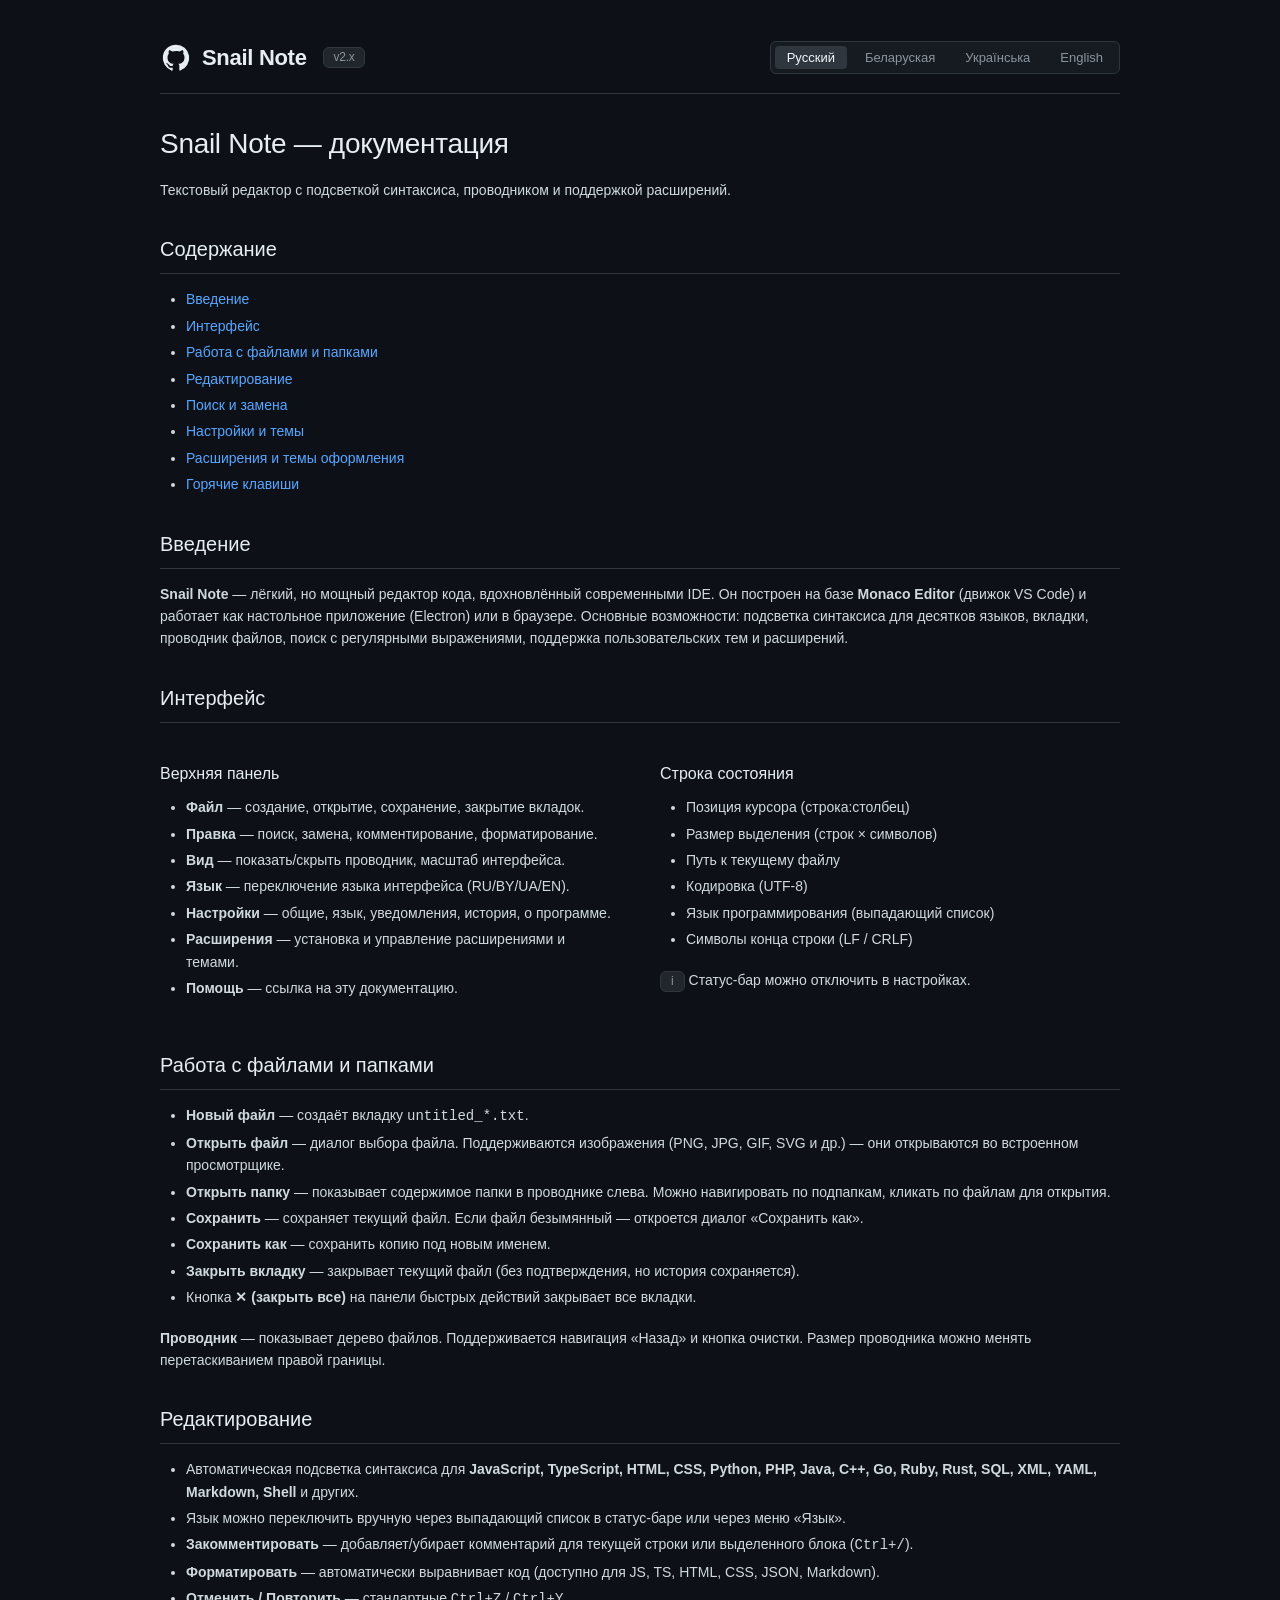
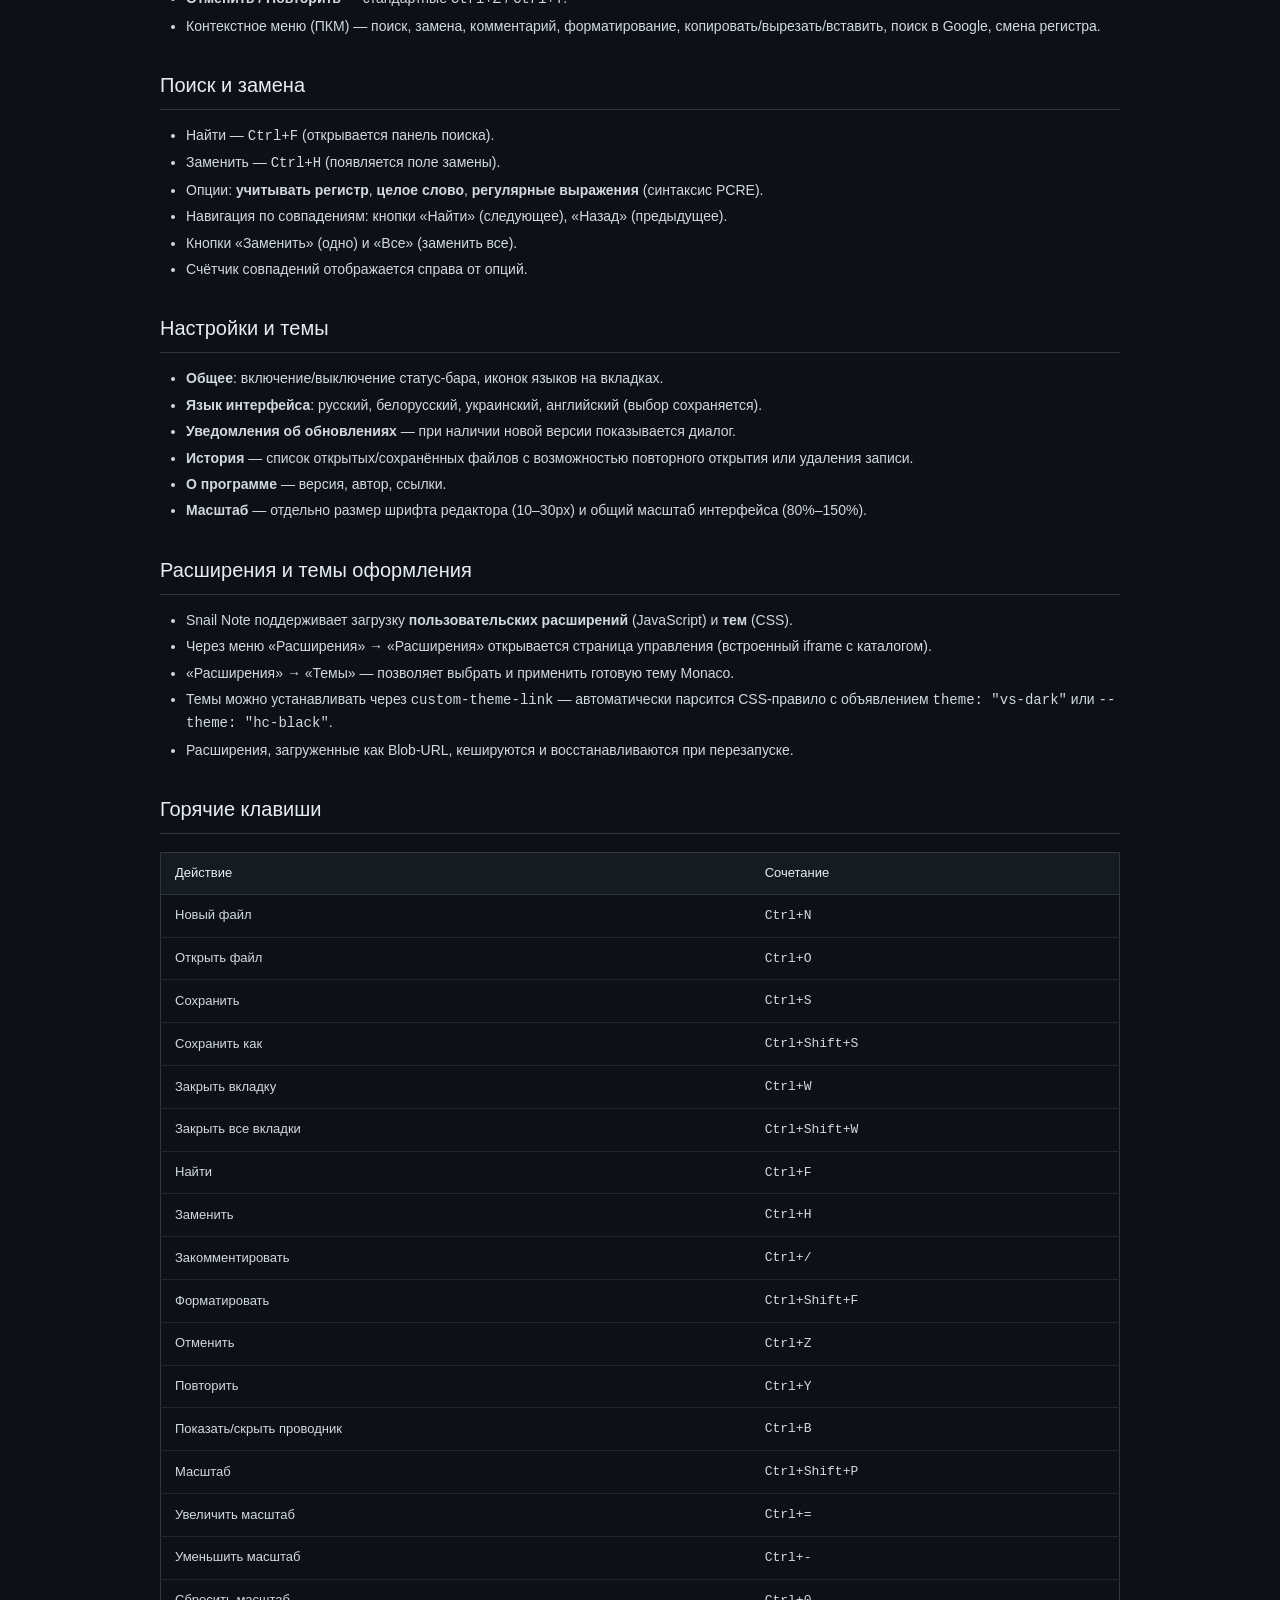
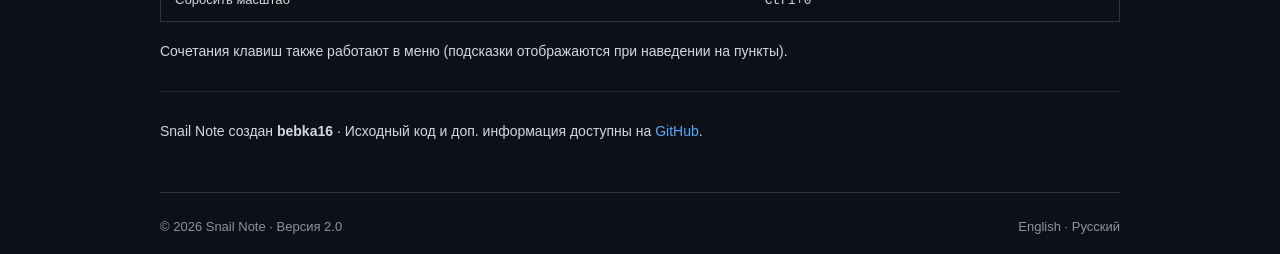
<file: note/docs.html>
<!DOCTYPE html>
<html lang="ru">
<head>
  <meta charset="UTF-8">
  <meta name="viewport" content="width=device-width, initial-scale=1.0">
  <title>Snail Note Docs</title>
  <style>
    * {
      margin: 0;
      padding: 0;
      box-sizing: border-box;
    }
    body {
      background: #0d1117;
      color: #e6edf3;
      font: 14px/1.6 -apple-system, BlinkMacSystemFont, "Segoe UI", Roboto, Oxygen, Ubuntu, Cantarell, sans-serif;
      padding: 40px 20px;
      max-width: 1000px;
      margin: 0 auto;
    }
    a {
      color: #58a6ff;
      text-decoration: none;
    }
    a:hover {
      text-decoration: underline;
    }
    .header {
      display: flex;
      align-items: center;
      justify-content: space-between;
      border-bottom: 1px solid #30363d;
      padding-bottom: 18px;
      margin-bottom: 28px;
      flex-wrap: wrap;
      gap: 12px;
    }
    .logo {
      display: flex;
      align-items: center;
      gap: 10px;
      font-size: 22px;
      font-weight: 600;
      letter-spacing: -0.3px;
    }
    .logo img {
      width: 32px;
      height: 32px;
    }
    .lang-switch {
      display: flex;
      gap: 6px;
      background: #161b22;
      padding: 4px;
      border-radius: 6px;
      border: 1px solid #30363d;
    }
    .lang-switch button {
      background: transparent;
      border: none;
      color: #8b949e;
      font-size: 13px;
      padding: 4px 12px;
      border-radius: 4px;
      cursor: pointer;
      transition: background 0.15s, color 0.15s;
      font-weight: 500;
    }
    .lang-switch button.active {
      background: #30363d;
      color: #f0f6fc;
    }
    .lang-switch button:hover:not(.active) {
      background: #21262d;
      color: #e6edf3;
    }
    h1 {
      font-size: 28px;
      font-weight: 500;
      letter-spacing: -0.3px;
      margin: 24px 0 12px 0;
    }
    h2 {
      font-size: 20px;
      font-weight: 500;
      margin: 32px 0 14px 0;
      padding-bottom: 8px;
      border-bottom: 1px solid #30363d;
    }
    h3 {
      font-size: 16px;
      font-weight: 500;
      margin: 24px 0 10px 0;
    }
    p {
      margin: 10px 0;
      color: #d1d9e0;
    }
    ul, ol {
      padding-left: 26px;
      margin: 10px 0 18px 0;
      color: #d1d9e0;
    }
    li {
      margin-bottom: 4px;
    }
    .badge {
      display: inline-block;
      background: #21262d;
      border: 1px solid #30363d;
      border-radius: 6px;
      padding: 0 10px;
      font-size: 12px;
      color: #8b949e;
      font-weight: 500;
    }
    .code-block {
      background: #161b22;
      border: 1px solid #30363d;
      border-radius: 6px;
      padding: 16px 20px;
      margin: 16px 0;
      font-family: "SF Mono", "Menlo", "Monaco", "Consolas", monospace;
      font-size: 13px;
      overflow-x: auto;
      color: #e6edf3;
    }
    .code-block .comment {
      color: #8b949e;
    }
    .table-wrap {
      overflow-x: auto;
      margin: 18px 0;
    }
    table {
      width: 100%;
      border-collapse: collapse;
      font-size: 13px;
      border: 1px solid #30363d;
    }
    th {
      background: #161b22;
      text-align: left;
      padding: 10px 14px;
      border-bottom: 1px solid #30363d;
      font-weight: 500;
    }
    td {
      padding: 10px 14px;
      border-bottom: 1px solid #21262d;
      color: #d1d9e0;
    }
    tr:last-child td {
      border-bottom: none;
    }
    .key-hint {
      background: #21262d;
      border: 1px solid #30363d;
      border-radius: 4px;
      padding: 0 8px;
      font-size: 12px;
      font-family: inherit;
      color: #e6edf3;
    }
    .footer {
      margin-top: 50px;
      border-top: 1px solid #30363d;
      padding-top: 24px;
      font-size: 13px;
      color: #8b949e;
      display: flex;
      justify-content: space-between;
      flex-wrap: wrap;
      gap: 10px;
    }
    .footer a {
      color: #8b949e;
    }
    .footer a:hover {
      color: #e6edf3;
    }
    .grid-2 {
      display: grid;
      grid-template-columns: 1fr 1fr;
      gap: 28px 40px;
    }
    @media (max-width: 640px) {
      .header { flex-direction: column; align-items: stretch; }
      .lang-switch { align-self: flex-start; }
      .grid-2 { grid-template-columns: 1fr; gap: 0; }
    }
    .highlight {
      color: #f0883e;
    }
    .shortcut {
      font-size: 12px;
      background: #21262d;
      padding: 0 6px;
      border-radius: 3px;
      border: 1px solid #30363d;
      color: #b1bac4;
    }
    hr {
      border: none;
      border-top: 1px solid #21262d;
      margin: 28px 0;
    }
  </style>
</head>
<body>

<div class="header">
  <div class="logo">
    <img src="data:image/svg+xml,%3Csvg xmlns='http://www.w3.org/2000/svg' viewBox='0 0 24 24' fill='%23e6edf3'%3E%3Cpath d='M12 2a10 10 0 0 0-3.16 19.47c.5.09.68-.22.68-.48v-1.7c-2.78.6-3.37-1.34-3.37-1.34-.46-1.16-1.11-1.47-1.11-1.47-.9-.62.07-.6.07-.6 1 .07 1.53 1.03 1.53 1.03.9 1.52 2.34 1.08 2.91.83.09-.65.35-1.09.64-1.34-2.22-.25-4.56-1.11-4.56-4.94 0-1.09.39-1.99 1.03-2.69-.1-.25-.45-1.27.1-2.64 0 0 .84-.27 2.75 1.02A9.6 9.6 0 0 1 12 6.8c.85 0 1.7.12 2.5.35 1.91-1.3 2.75-1.02 2.75-1.02.55 1.37.2 2.39.1 2.64.64.7 1.03 1.6 1.03 2.69 0 3.84-2.34 4.68-4.57 4.93.36.31.68.92.68 1.85v2.74c0 .27.18.58.69.48A10 10 0 0 0 12 2z'/%3E%3C/svg%3E" alt="Snail">
    <span>Snail Note</span>
    <span class="badge" style="margin-left: 6px;">v2.х</span>
  </div>
  <div class="lang-switch" id="langSwitcher">
    <button data-lang="ru" class="active">Русский</button>
    <button data-lang="by">Беларуская</button>
    <button data-lang="ua">Українська</button>
    <button data-lang="en">English</button>
  </div>
</div>

<!-- основной контент — локализуемые строки -->
<div id="docContent">
  <h1 data-key="docTitle">Snail Note — документация</h1>
  <p data-key="docSub">Текстовый редактор с подсветкой синтаксиса, проводником и поддержкой расширений.</p>

  <h2 data-key="toc">Содержание</h2>
  <ul>
    <li><a href="#intro" data-key="tocIntro">Введение</a></li>
    <li><a href="#interface" data-key="tocInterface">Интерфейс</a></li>
    <li><a href="#files" data-key="tocFiles">Работа с файлами и папками</a></li>
    <li><a href="#editing" data-key="tocEditing">Редактирование</a></li>
    <li><a href="#search" data-key="tocSearch">Поиск и замена</a></li>
    <li><a href="#settings" data-key="tocSettings">Настройки и темы</a></li>
    <li><a href="#extensions" data-key="tocExtensions">Расширения и темы оформления</a></li>
    <li><a href="#shortcuts" data-key="tocShortcuts">Горячие клавиши</a></li>
  </ul>

  <!-- ВВЕДЕНИЕ -->
  <h2 data-key="intro">Введение</h2>
  <p data-key="introText"><strong>Snail Note</strong> — лёгкий, но мощный редактор кода, вдохновлённый современными IDE. Он построен на базе <strong>Monaco Editor</strong> (движок VS Code) и работает как настольное приложение (Electron) или в браузере. Основные возможности: подсветка синтаксиса для десятков языков, вкладки, проводник файлов, поиск с регулярными выражениями, поддержка пользовательских тем и расширений.</p>

  <!-- ИНТЕРФЕЙС -->
  <h2 data-key="interface">Интерфейс</h2>
  <div class="grid-2">
    <div>
      <h3 data-key="uiTop">Верхняя панель</h3>
      <ul>
        <li data-key="uiTopMenu"><strong>Файл</strong> — создание, открытие, сохранение, закрытие вкладок.</li>
        <li data-key="uiTopEdit"><strong>Правка</strong> — поиск, замена, комментирование, форматирование.</li>
        <li data-key="uiTopView"><strong>Вид</strong> — показать/скрыть проводник, масштаб интерфейса.</li>
        <li data-key="uiTopLang"><strong>Язык</strong> — переключение языка интерфейса (RU/BY/UA/EN).</li>
        <li data-key="uiTopSettings"><strong>Настройки</strong> — общие, язык, уведомления, история, о программе.</li>
        <li data-key="uiTopExt"><strong>Расширения</strong> — установка и управление расширениями и темами.</li>
        <li data-key="uiTopHelp"><strong>Помощь</strong> — ссылка на эту документацию.</li>
      </ul>
    </div>
    <div>
      <h3 data-key="uiStatus">Строка состояния</h3>
      <ul>
        <li data-key="uiStatusPos">Позиция курсора (строка:столбец)</li>
        <li data-key="uiStatusSel">Размер выделения (строк × символов)</li>
        <li data-key="uiStatusPath">Путь к текущему файлу</li>
        <li data-key="uiStatusEnc">Кодировка (UTF-8)</li>
        <li data-key="uiStatusLang">Язык программирования (выпадающий список)</li>
        <li data-key="uiStatusEol">Символы конца строки (LF / CRLF)</li>
      </ul>
      <p data-key="uiStatusNote"><span class="badge">i</span> Статус-бар можно отключить в настройках.</p>
    </div>
  </div>

  <!-- ФАЙЛЫ -->
  <h2 data-key="files">Работа с файлами и папками</h2>
  <ul>
    <li data-key="filesNew"><strong>Новый файл</strong> — создаёт вкладку <code>untitled_*.txt</code>.</li>
    <li data-key="filesOpen"><strong>Открыть файл</strong> — диалог выбора файла. Поддерживаются изображения (PNG, JPG, GIF, SVG и др.) — они открываются во встроенном просмотрщике.</li>
    <li data-key="filesFolder"><strong>Открыть папку</strong> — показывает содержимое папки в проводнике слева. Можно навигировать по подпапкам, кликать по файлам для открытия.</li>
    <li data-key="filesSave"><strong>Сохранить</strong> — сохраняет текущий файл. Если файл безымянный — откроется диалог «Сохранить как».</li>
    <li data-key="filesSaveAs"><strong>Сохранить как</strong> — сохранить копию под новым именем.</li>
    <li data-key="filesClose"><strong>Закрыть вкладку</strong> — закрывает текущий файл (без подтверждения, но история сохраняется).</li>
    <li data-key="filesCloseAll">Кнопка <strong>✕ (закрыть все)</strong> на панели быстрых действий закрывает все вкладки.</li>
  </ul>
  <p data-key="filesExplorer"><strong>Проводник</strong> — показывает дерево файлов. Поддерживается навигация «Назад» и кнопка очистки. Размер проводника можно менять перетаскиванием правой границы.</p>

  <!-- РЕДАКТИРОВАНИЕ -->
  <h2 data-key="editing">Редактирование</h2>
  <ul>
    <li data-key="editingHighlight">Автоматическая подсветка синтаксиса для <strong>JavaScript, TypeScript, HTML, CSS, Python, PHP, Java, C++, Go, Ruby, Rust, SQL, XML, YAML, Markdown, Shell</strong> и других.</li>
    <li data-key="editingLang">Язык можно переключить вручную через выпадающий список в статус-баре или через меню «Язык».</li>
    <li data-key="editingComment"><strong>Закомментировать</strong> — добавляет/убирает комментарий для текущей строки или выделенного блока (<kbd>Ctrl+/</kbd>).</li>
    <li data-key="editingFormat"><strong>Форматировать</strong> — автоматически выравнивает код (доступно для JS, TS, HTML, CSS, JSON, Markdown).</li>
    <li data-key="editingUndo"><strong>Отменить / Повторить</strong> — стандартные <kbd>Ctrl+Z</kbd> / <kbd>Ctrl+Y</kbd>.</li>
    <li data-key="editingContext">Контекстное меню (ПКМ) — поиск, замена, комментарий, форматирование, копировать/вырезать/вставить, поиск в Google, смена регистра.</li>
  </ul>

  <!-- ПОИСК И ЗАМЕНА -->
  <h2 data-key="search">Поиск и замена</h2>
  <ul>
    <li data-key="searchFind">Найти — <kbd>Ctrl+F</kbd> (открывается панель поиска).</li>
    <li data-key="searchReplace">Заменить — <kbd>Ctrl+H</kbd> (появляется поле замены).</li>
    <li data-key="searchOptions">Опции: <strong>учитывать регистр</strong>, <strong>целое слово</strong>, <strong>регулярные выражения</strong> (синтаксис PCRE).</li>
    <li data-key="searchNav">Навигация по совпадениям: кнопки «Найти» (следующее), «Назад» (предыдущее).</li>
    <li data-key="searchReplaceAll">Кнопки «Заменить» (одно) и «Все» (заменить все).</li>
    <li data-key="searchCount">Счётчик совпадений отображается справа от опций.</li>
  </ul>

  <!-- НАСТРОЙКИ -->
  <h2 data-key="settings">Настройки и темы</h2>
  <ul>
    <li data-key="settingsGeneral"><strong>Общее</strong>: включение/выключение статус-бара, иконок языков на вкладках.</li>
    <li data-key="settingsLang"><strong>Язык интерфейса</strong>: русский, белорусский, украинский, английский (выбор сохраняется).</li>
    <li data-key="settingsNotifications"><strong>Уведомления об обновлениях</strong> — при наличии новой версии показывается диалог.</li>
    <li data-key="settingsHistory"><strong>История</strong> — список открытых/сохранённых файлов с возможностью повторного открытия или удаления записи.</li>
    <li data-key="settingsAbout"><strong>О программе</strong> — версия, автор, ссылки.</li>
    <li data-key="settingsScale"><strong>Масштаб</strong> — отдельно размер шрифта редактора (10–30px) и общий масштаб интерфейса (80%–150%).</li>
  </ul>

  <!-- РАСШИРЕНИЯ -->
  <h2 data-key="extensions">Расширения и темы оформления</h2>
  <ul>
    <li data-key="extensionsLoad">Snail Note поддерживает загрузку <strong>пользовательских расширений</strong> (JavaScript) и <strong>тем</strong> (CSS).</li>
    <li data-key="extensionsMenu">Через меню «Расширения» → «Расширения» открывается страница управления (встроенный iframe с каталогом).</li>
    <li data-key="extensionsThemes">«Расширения» → «Темы» — позволяет выбрать и применить готовую тему Monaco.</li>
    <li data-key="extensionsCustom">Темы можно устанавливать через <code>custom-theme-link</code> — автоматически парсится CSS-правило с объявлением <code>theme: "vs-dark"</code> или <code>--theme: "hc-black"</code>.</li>
    <li data-key="extensionsBlob">Расширения, загруженные как Blob-URL, кешируются и восстанавливаются при перезапуске.</li>
  </ul>

  <!-- ГОРЯЧИЕ КЛАВИШИ -->
  <h2 data-key="shortcuts">Горячие клавиши</h2>
  <div class="table-wrap">
    <table>
      <thead><tr><th data-key="shortcutAction">Действие</th><th data-key="shortcutKey">Сочетание</th></tr></thead>
      <tbody>
        <tr><td data-key="scNew">Новый файл</td><td><kbd>Ctrl+N</kbd></td></tr>
        <tr><td data-key="scOpen">Открыть файл</td><td><kbd>Ctrl+O</kbd></td></tr>
        <tr><td data-key="scSave">Сохранить</td><td><kbd>Ctrl+S</kbd></td></tr>
        <tr><td data-key="scSaveAs">Сохранить как</td><td><kbd>Ctrl+Shift+S</kbd></td></tr>
        <tr><td data-key="scCloseTab">Закрыть вкладку</td><td><kbd>Ctrl+W</kbd></td></tr>
        <tr><td data-key="scCloseAll">Закрыть все вкладки</td><td><kbd>Ctrl+Shift+W</kbd></td></tr>
        <tr><td data-key="scFind">Найти</td><td><kbd>Ctrl+F</kbd></td></tr>
        <tr><td data-key="scReplace">Заменить</td><td><kbd>Ctrl+H</kbd></td></tr>
        <tr><td data-key="scComment">Закомментировать</td><td><kbd>Ctrl+/</kbd></td></tr>
        <tr><td data-key="scFormat">Форматировать</td><td><kbd>Ctrl+Shift+F</kbd></td></tr>
        <tr><td data-key="scUndo">Отменить</td><td><kbd>Ctrl+Z</kbd></td></tr>
        <tr><td data-key="scRedo">Повторить</td><td><kbd>Ctrl+Y</kbd></td></tr>
        <tr><td data-key="scExplorer">Показать/скрыть проводник</td><td><kbd>Ctrl+B</kbd></td></tr>
        <tr><td data-key="scScale">Масштаб</td><td><kbd>Ctrl+Shift+P</kbd></td></tr>
        <tr><td data-key="scZoomIn">Увеличить масштаб</td><td><kbd>Ctrl+=</kbd></td></tr>
        <tr><td data-key="scZoomOut">Уменьшить масштаб</td><td><kbd>Ctrl+-</kbd></td></tr>
        <tr><td data-key="scZoomReset">Сбросить масштаб</td><td><kbd>Ctrl+0</kbd></td></tr>
      </tbody>
    </table>
  </div>
  <p style="margin-top: 8px;" data-key="scNote">Сочетания клавиш также работают в меню (подсказки отображаются при наведении на пункты).</p>

  <hr>

  <p data-key="footerNote">Snail Note создан <strong>bebka16</strong> · Исходный код и доп. информация доступны на <a href="https://github.com/bebka16/note" target="_blank">GitHub</a>.</p>
</div>

<div class="footer">
  <span>© 2026 Snail Note · <span data-key="footerVersion">Версия 2.0</span></span>
  <span><a href="#" onclick="document.querySelector('.lang-switch button[data-lang=\'en\']').click(); return false;" data-key="footerSwitchEn">English</a> · <a href="#" onclick="document.querySelector('.lang-switch button[data-lang=\'ru\']').click(); return false;" data-key="footerSwitchRu">Русский</a></span>
</div>

<script>
  (function() {
    // локализации
    const locales = {
      ru: {
        docTitle: 'Snail Note — документация',
        docSub: 'Текстовый редактор с подсветкой синтаксиса, проводником и поддержкой расширений.',
        toc: 'Содержание',
        tocIntro: 'Введение',
        tocInterface: 'Интерфейс',
        tocFiles: 'Работа с файлами и папками',
        tocEditing: 'Редактирование',
        tocSearch: 'Поиск и замена',
        tocSettings: 'Настройки и темы',
        tocExtensions: 'Расширения и темы оформления',
        tocShortcuts: 'Горячие клавиши',
        intro: 'Введение',
        introText: 'Snail Note — лёгкий, но мощный редактор кода, вдохновлённый современными IDE. Он построен на базе Monaco Editor (движок VS Code) и работает как настольное приложение (Electron) или в браузере. Основные возможности: подсветка синтаксиса для десятков языков, вкладки, проводник файлов, поиск с регулярными выражениями, поддержка пользовательских тем и расширений.',
        interface: 'Интерфейс',
        uiTop: 'Верхняя панель',
        uiTopMenu: 'Файл — создание, открытие, сохранение, закрытие вкладок.',
        uiTopEdit: 'Правка — поиск, замена, комментирование, форматирование.',
        uiTopView: 'Вид — показать/скрыть проводник, масштаб интерфейса.',
        uiTopLang: 'Язык — переключение языка интерфейса (RU/BY/UA/EN).',
        uiTopSettings: 'Настройки — общие, язык, уведомления, история, о программе.',
        uiTopExt: 'Расширения — установка и управление расширениями и темами.',
        uiTopHelp: 'Помощь — ссылка на эту документацию.',
        uiStatus: 'Строка состояния',
        uiStatusPos: 'Позиция курсора (строка:столбец)',
        uiStatusSel: 'Размер выделения (строк × символов)',
        uiStatusPath: 'Путь к текущему файлу',
        uiStatusEnc: 'Кодировка (UTF-8)',
        uiStatusLang: 'Язык программирования (выпадающий список)',
        uiStatusEol: 'Символы конца строки (LF / CRLF)',
        uiStatusNote: 'Статус-бар можно отключить в настройках.',
        files: 'Работа с файлами и папками',
        filesNew: 'Новый файл — создаёт вкладку untitled_*.txt.',
        filesOpen: 'Открыть файл — диалог выбора файла. Поддерживаются изображения (PNG, JPG, GIF, SVG и др.) — они открываются во встроенном просмотрщике.',
        filesFolder: 'Открыть папку — показывает содержимое папки в проводнике слева. Можно навигировать по подпапкам, кликать по файлам для открытия.',
        filesSave: 'Сохранить — сохраняет текущий файл. Если файл безымянный — откроется диалог «Сохранить как».',
        filesSaveAs: 'Сохранить как — сохранить копию под новым именем.',
        filesClose: 'Закрыть вкладку — закрывает текущий файл (без подтверждения, но история сохраняется).',
        filesCloseAll: 'Кнопка ✕ (закрыть все) на панели быстрых действий закрывает все вкладки.',
        filesExplorer: 'Проводник — показывает дерево файлов. Поддерживается навигация «Назад» и кнопка очистки. Размер проводника можно менять перетаскиванием правой границы.',
        editing: 'Редактирование',
        editingHighlight: 'Автоматическая подсветка синтаксиса для JavaScript, TypeScript, HTML, CSS, Python, PHP, Java, C++, Go, Ruby, Rust, SQL, XML, YAML, Markdown, Shell и других.',
        editingLang: 'Язык можно переключить вручную через выпадающий список в статус-баре или через меню «Язык».',
        editingComment: 'Закомментировать — добавляет/убирает комментарий для текущей строки или выделенного блока (Ctrl+/).',
        editingFormat: 'Форматировать — автоматически выравнивает код (доступно для JS, TS, HTML, CSS, JSON, Markdown).',
        editingUndo: 'Отменить / Повторить — стандартные Ctrl+Z / Ctrl+Y.',
        editingContext: 'Контекстное меню (ПКМ) — поиск, замена, комментарий, форматирование, копировать/вырезать/вставить, поиск в Google, смена регистра.',
        search: 'Поиск и замена',
        searchFind: 'Найти — Ctrl+F (открывается панель поиска).',
        searchReplace: 'Заменить — Ctrl+H (появляется поле замены).',
        searchOptions: 'Опции: учитывать регистр, целое слово, регулярные выражения (синтаксис PCRE).',
        searchNav: 'Навигация по совпадениям: кнопки «Найти» (следующее), «Назад» (предыдущее).',
        searchReplaceAll: 'Кнопки «Заменить» (одно) и «Все» (заменить все).',
        searchCount: 'Счётчик совпадений отображается справа от опций.',
        settings: 'Настройки и темы',
        settingsGeneral: 'Общее: включение/выключение статус-бара, иконок языков на вкладках.',
        settingsLang: 'Язык интерфейса: русский, белорусский, украинский, английский (выбор сохраняется).',
        settingsNotifications: 'Уведомления об обновлениях — при наличии новой версии показывается диалог.',
        settingsHistory: 'История — список открытых/сохранённых файлов с возможностью повторного открытия или удаления записи.',
        settingsAbout: 'О программе — версия, автор, ссылки.',
        settingsScale: 'Масштаб — отдельно размер шрифта редактора (10–30px) и общий масштаб интерфейса (80%–150%).',
        extensions: 'Расширения и темы оформления',
        extensionsLoad: 'Snail Note поддерживает загрузку пользовательских расширений (JavaScript) и тем (CSS).',
        extensionsMenu: 'Через меню «Расширения» → «Расширения» открывается страница управления (встроенный iframe с каталогом).',
        extensionsThemes: '«Расширения» → «Темы» — позволяет выбрать и применить готовую тему Monaco.',
        extensionsCustom: 'Темы можно устанавливать через custom-theme-link — автоматически парсится CSS-правило с объявлением theme: "vs-dark" или --theme: "hc-black".',
        extensionsBlob: 'Расширения, загруженные как Blob-URL, кешируются и восстанавливаются при перезапуске.',
        shortcuts: 'Горячие клавиши',
        shortcutAction: 'Действие',
        shortcutKey: 'Сочетание',
        scNew: 'Новый файл',
        scOpen: 'Открыть файл',
        scSave: 'Сохранить',
        scSaveAs: 'Сохранить как',
        scCloseTab: 'Закрыть вкладку',
        scCloseAll: 'Закрыть все вкладки',
        scFind: 'Найти',
        scReplace: 'Заменить',
        scComment: 'Закомментировать',
        scFormat: 'Форматировать',
        scUndo: 'Отменить',
        scRedo: 'Повторить',
        scExplorer: 'Показать/скрыть проводник',
        scScale: 'Масштаб',
        scZoomIn: 'Увеличить масштаб',
        scZoomOut: 'Уменьшить масштаб',
        scZoomReset: 'Сбросить масштаб',
        scNote: 'Сочетания клавиш также работают в меню (подсказки отображаются при наведении на пункты).',
        footerNote: 'Snail Note создан bebka16 · Исходный код и доп. информация доступны на GitHub.',
        footerVersion: 'Версия 2.0',
        footerSwitchEn: 'English',
        footerSwitchRu: 'Русский'
      },
      by: {
        docTitle: 'Snail Note — дакументацыя',
        docSub: 'Тэкставы рэдактар з падсветкай сінтаксісу, правадніком і падтрымкай пашырэнняў.',
        toc: 'Змест',
        tocIntro: 'Уводзіны',
        tocInterface: 'Інтэрфейс',
        tocFiles: 'Праца з файламі і папкамі',
        tocEditing: 'Рэдагаванне',
        tocSearch: 'Пошук і замена',
        tocSettings: 'Налады і тэмы',
        tocExtensions: 'Пашырэнні і тэмы афармлення',
        tocShortcuts: 'Гарачыя клавішы',
        intro: 'Уводзіны',
        introText: 'Snail Note — лёгкі, але магутны рэдактар кода, натхнёны сучаснымі IDE. Ён пабудаваны на базе Monaco Editor (рухавік VS Code) і працуе як настольная праграма (Electron) або ў браўзеры. Асноўныя магчымасці: падсветка сінтаксісу для дзясяткаў моў, укладкі, праваднік файлаў, пошук з рэгулярнымі выразамі, падтрымка карыстальніцкіх тэм і пашырэнняў.',
        interface: 'Інтэрфейс',
        uiTop: 'Верхняя панэль',
        uiTopMenu: 'Файл — стварэнне, адкрыццё, захаванне, закрыццё ўкладак.',
        uiTopEdit: 'Праўка — пошук, замена, каментаванне, фарматаванне.',
        uiTopView: 'Выгляд — паказаць/схаваць праваднік, маштаб інтэрфейсу.',
        uiTopLang: 'Мова — пераключэнне мовы інтэрфейсу (RU/BY/UA/EN).',
        uiTopSettings: 'Налады — агульныя, мова, апавяшчэнні, гісторыя, пра праграму.',
        uiTopExt: 'Пашырэнні — ўстаноўка і кіраванне пашырэннямі і тэмамі.',
        uiTopHelp: 'Дапамога — спасылка на гэту дакументацыю.',
        uiStatus: 'Радок стану',
        uiStatusPos: 'Пазіцыя курсора (радок:слупок)',
        uiStatusSel: 'Памер выдзялення (радкоў × сімвалаў)',
        uiStatusPath: 'Шлях да бягучага файла',
        uiStatusEnc: 'Кадыроўка (UTF-8)',
        uiStatusLang: 'Мова праграмавання (выпадальны спіс)',
        uiStatusEol: 'Сімвалы канца радка (LF / CRLF)',
        uiStatusNote: 'Радок стану можна адключыць у наладах.',
        files: 'Праца з файламі і папкамі',
        filesNew: 'Новы файл — стварае ўкладку untitled_*.txt.',
        filesOpen: 'Адкрыць файл — дыялог выбару файла. Падтрымліваюцца выявы (PNG, JPG, GIF, SVG і інш.) — яны адкрываюцца ва ўбудаваным праглядальніку.',
        filesFolder: 'Адкрыць папку — паказвае змесціва папкі ў правадніку злева. Можна навігаваць па падпапках, клікаць па файлах для адкрыцця.',
        filesSave: 'Захаваць — захоўвае бягучы файл. Калі файл безназоўны — адкрыецца дыялог «Захаваць як».',
        filesSaveAs: 'Захаваць як — захаваць копію пад новым імем.',
        filesClose: 'Закрыць ўкладку — закрывае бягучы файл (без пацверджання, але гісторыя захоўваецца).',
        filesCloseAll: 'Кнопка ✕ (закрыць усё) на панэлі хуткіх дзеянняў закрывае ўсе ўкладкі.',
        filesExplorer: 'Праваднік — паказвае дрэва файлаў. Падтрымліваецца навігацыя «Назад» і кнопка ачысткі. Памер правадніка можна мяняць перацягваннем правай мяжы.',
        editing: 'Рэдагаванне',
        editingHighlight: 'Аўтаматычная падсветка сінтаксісу для JavaScript, TypeScript, HTML, CSS, Python, PHP, Java, C++, Go, Ruby, Rust, SQL, XML, YAML, Markdown, Shell і іншых.',
        editingLang: 'Мову можна пераключыць уручную праз выпадальны спіс у радку стану або праз меню «Мова».',
        editingComment: 'Закментаваць — дадае/прыбірае каментар для бягучага радка або выдзеленага блока (Ctrl+/).',
        editingFormat: 'Фарматаваць — аўтаматычна выраўноўвае код (даступна для JS, TS, HTML, CSS, JSON, Markdown).',
        editingUndo: 'Адмяніць / Паўтарыць — стандартныя Ctrl+Z / Ctrl+Y.',
        editingContext: 'Кантэкстнае меню (ПКМ) — пошук, замена, каментар, фарматаванне, скапіраваць/выразаць/ўставіць, пошук у Google, змена рэгістра.',
        search: 'Пошук і замена',
        searchFind: 'Знайсці — Ctrl+F (адкрываецца панэль пошуку).',
        searchReplace: 'Замяніць — Ctrl+H (з’яўляецца поле замены).',
        searchOptions: 'Опцыі: улічваць рэгістр, цэлае слова, рэгулярныя выразы (сінтаксіс PCRE).',
        searchNav: 'Навігацыя па супадзеннях: кнопкі «Знайсці» (наступнае), «Назад» (папярэдняе).',
        searchReplaceAll: 'Кнопкі «Замяніць» (адно) і «Усе» (замяніць усе).',
        searchCount: 'Лічыльнік супадзенняў адлюстроўваецца справа ад опцый.',
        settings: 'Налады і тэмы',
        settingsGeneral: 'Агульнае: уключэнне/выключэнне радка стану, іконак моў на ўкладках.',
        settingsLang: 'Мова інтэрфейсу: руская, беларуская, украінская, англійская (выбар захоўваецца).',
        settingsNotifications: 'Апавяшчэнні пра абнаўленні — пры наяўнасці новай версіі паказваецца дыялог.',
        settingsHistory: 'Гісторыя — спіс адкрытых/захаваных файлаў з магчымасцю паўторнага адкрыцця або выдалення запісу.',
        settingsAbout: 'Пра праграму — версія, аўтар, спасылкі.',
        settingsScale: 'Маштаб — асобна памер шрыфта рэдактара (10–30px) і агульны маштаб інтэрфейсу (80%–150%).',
        extensions: 'Пашырэнні і тэмы афармлення',
        extensionsLoad: 'Snail Note падтрымлівае загрузку карыстальніцкіх пашырэнняў (JavaScript) і тэм (CSS).',
        extensionsMenu: 'Праз меню «Пашырэнні» → «Пашырэнні» адкрываецца старонка кіравання (убудаваны iframe з каталогам).',
        extensionsThemes: '«Пашырэнні» → «Тэмы» — дазваляе выбраць і прымяніць гатовую тэму Monaco.',
        extensionsCustom: 'Тэмы можна ўсталёўваць праз custom-theme-link — аўтаматычна парсіцца CSS-правіла з аб’явай theme: "vs-dark" або --theme: "hc-black".',
        extensionsBlob: 'Пашырэнні, загружаныя як Blob-URL, кэшуюцца і аднаўляюцца пры перазапуску.',
        shortcuts: 'Гарачыя клавішы',
        shortcutAction: 'Дзеянне',
        shortcutKey: 'Спалучэнне',
        scNew: 'Новы файл',
        scOpen: 'Адкрыць файл',
        scSave: 'Захаваць',
        scSaveAs: 'Захаваць як',
        scCloseTab: 'Закрыць ўкладку',
        scCloseAll: 'Закрыць усе ўкладкі',
        scFind: 'Знайсці',
        scReplace: 'Замяніць',
        scComment: 'Закментаваць',
        scFormat: 'Фарматаваць',
        scUndo: 'Адмяніць',
        scRedo: 'Паўтарыць',
        scExplorer: 'Паказаць/схаваць праваднік',
        scScale: 'Маштаб',
        scZoomIn: 'Павялічыць маштаб',
        scZoomOut: 'Паменшыць маштаб',
        scZoomReset: 'Скінуць маштаб',
        scNote: 'Спалучэнні клавіш таксама працуюць у меню (падказкі адлюстроўваюцца пры навядзенні на пункты).',
        footerNote: 'Snail Note створаны bebka16 · Зыходны код і дадатковая інфармацыя даступныя на GitHub.',
        footerVersion: 'Версія 2.0',
        footerSwitchEn: 'English',
        footerSwitchRu: 'Русский'
      },
      ua: {
        docTitle: 'Snail Note — документація',
        docSub: 'Текстовий редактор з підсвіткою синтаксису, провідником і підтримкою розширень.',
        toc: 'Зміст',
        tocIntro: 'Вступ',
        tocInterface: 'Інтерфейс',
        tocFiles: 'Робота з файлами та папками',
        tocEditing: 'Редагування',
        tocSearch: 'Пошук і заміна',
        tocSettings: 'Налаштування та теми',
        tocExtensions: 'Розширення та теми оформлення',
        tocShortcuts: 'Гарячі клавіші',
        intro: 'Вступ',
        introText: 'Snail Note — легкий, але потужний редактор коду, натхненний сучасними IDE. Він побудований на базі Monaco Editor (рушій VS Code) і працює як настільна програма (Electron) або в браузері. Основні можливості: підсвітка синтаксису для десятків мов, вкладки, провідник файлів, пошук з регулярними виразами, підтримка користувацьких тем і розширень.',
        interface: 'Інтерфейс',
        uiTop: 'Верхня панель',
        uiTopMenu: 'Файл — створення, відкриття, збереження, закриття вкладок.',
        uiTopEdit: 'Правка — пошук, заміна, коментування, форматування.',
        uiTopView: 'Вид — показати/приховати провідник, масштаб інтерфейсу.',
        uiTopLang: 'Мова — перемикання мови інтерфейсу (RU/BY/UA/EN).',
        uiTopSettings: 'Налаштування — загальні, мова, сповіщення, історія, про програму.',
        uiTopExt: 'Розширення — встановлення та керування розширеннями і темами.',
        uiTopHelp: 'Допомога — посилання на цю документацію.',
        uiStatus: 'Рядок стану',
        uiStatusPos: 'Позиція курсора (рядок:стовпець)',
        uiStatusSel: 'Розмір виділення (рядків × символів)',
        uiStatusPath: 'Шлях до поточного файлу',
        uiStatusEnc: 'Кодування (UTF-8)',
        uiStatusLang: 'Мова програмування (випадаючий список)',
        uiStatusEol: 'Символи кінця рядка (LF / CRLF)',
        uiStatusNote: 'Рядок стану можна вимкнути в налаштуваннях.',
        files: 'Робота з файлами та папками',
        filesNew: 'Новий файл — створює вкладку untitled_*.txt.',
        filesOpen: 'Відкрити файл — діалог вибору файлу. Підтримуються зображення (PNG, JPG, GIF, SVG та ін.) — вони відкриваються у вбудованому переглядачі.',
        filesFolder: 'Відкрити папку — показує вміст папки в провіднику зліва. Можна навігувати по підпапках, клікати по файлах для відкриття.',
        filesSave: 'Зберегти — зберігає поточний файл. Якщо файл безіменний — відкриється діалог «Зберегти як».',
        filesSaveAs: 'Зберегти як — зберегти копію під новим іменем.',
        filesClose: 'Закрити вкладку — закриває поточний файл (без підтвердження, але історія зберігається).',
        filesCloseAll: 'Кнопка ✕ (закрити всі) на панелі швидких дій закриває всі вкладки.',
        filesExplorer: 'Провідник — показує дерево файлів. Підтримується навігація «Назад» і кнопка очищення. Розмір провідника можна змінювати перетягуванням правої межі.',
        editing: 'Редагування',
        editingHighlight: 'Автоматична підсвітка синтаксису для JavaScript, TypeScript, HTML, CSS, Python, PHP, Java, C++, Go, Ruby, Rust, SQL, XML, YAML, Markdown, Shell та інших.',
        editingLang: 'Мову можна перемкнути вручну через випадаючий список у рядку стану або через меню «Мова».',
        editingComment: 'Закоментувати — додає/прибирає коментар для поточного рядка або виділеного блока (Ctrl+/).',
        editingFormat: 'Форматувати — автоматично вирівнює код (доступно для JS, TS, HTML, CSS, JSON, Markdown).',
        editingUndo: 'Скасувати / Повторити — стандартні Ctrl+Z / Ctrl+Y.',
        editingContext: 'Контекстне меню (ПКМ) — пошук, заміна, коментар, форматування, копіювати/вирізати/вставити, пошук у Google, зміна регістру.',
        search: 'Пошук і заміна',
        searchFind: 'Знайти — Ctrl+F (відкривається панель пошуку).',
        searchReplace: 'Замінити — Ctrl+H (з’являється поле заміни).',
        searchOptions: 'Опції: враховувати регістр, ціле слово, регулярні вирази (синтаксис PCRE).',
        searchNav: 'Навігація по співпадіннях: кнопки «Знайти» (наступне), «Назад» (попереднє).',
        searchReplaceAll: 'Кнопки «Замінити» (одне) і «Всі» (замінити всі).',
        searchCount: 'Лічильник співпадінь відображається справа від опцій.',
        settings: 'Налаштування та теми',
        settingsGeneral: 'Загальне: ввімкнення/вимкнення рядка стану, іконок мов на вкладках.',
        settingsLang: 'Мова інтерфейсу: російська, білоруська, українська, англійська (вибір зберігається).',
        settingsNotifications: 'Сповіщення про оновлення — при наявності нової версії показується діалог.',
        settingsHistory: 'Історія — список відкритих/збережених файлів з можливістю повторного відкриття або видалення запису.',
        settingsAbout: 'Про програму — версія, автор, посилання.',
        settingsScale: 'Масштаб — окремо розмір шрифта редактора (10–30px) і загальний масштаб інтерфейсу (80%–150%).',
        extensions: 'Розширення та теми оформлення',
        extensionsLoad: 'Snail Note підтримує завантаження користувацьких розширень (JavaScript) і тем (CSS).',
        extensionsMenu: 'Через меню «Розширення» → «Розширення» відкривається сторінка керування (вбудований iframe з каталогом).',
        extensionsThemes: '«Розширення» → «Теми» — дозволяє вибрати і застосувати готову тему Monaco.',
        extensionsCustom: 'Теми можна встановлювати через custom-theme-link — автоматично парситься CSS-правило з оголошенням theme: "vs-dark" або --theme: "hc-black".',
        extensionsBlob: 'Розширення, завантажені як Blob-URL, кешуються і відновлюються при перезапуску.',
        shortcuts: 'Гарячі клавіші',
        shortcutAction: 'Дія',
        shortcutKey: 'Сполучення',
        scNew: 'Новий файл',
        scOpen: 'Відкрити файл',
        scSave: 'Зберегти',
        scSaveAs: 'Зберегти як',
        scCloseTab: 'Закрити вкладку',
        scCloseAll: 'Закрити всі вкладки',
        scFind: 'Знайти',
        scReplace: 'Замінити',
        scComment: 'Закоментувати',
        scFormat: 'Форматувати',
        scUndo: 'Скасувати',
        scRedo: 'Повторити',
        scExplorer: 'Показати/приховати провідник',
        scScale: 'Масштаб',
        scZoomIn: 'Збільшити масштаб',
        scZoomOut: 'Зменшити масштаб',
        scZoomReset: 'Скинути масштаб',
        scNote: 'Сполучення клавіш також працюють у меню (підказки відображаються при наведенні на пункти).',
        footerNote: 'Snail Note створено bebka16 · Вихідний код та додаткова інформація доступні на GitHub.',
        footerVersion: 'Версія 2.0',
        footerSwitchEn: 'English',
        footerSwitchRu: 'Русский'
      },
      en: {
        docTitle: 'Snail Note — Documentation',
        docSub: 'Text editor with syntax highlighting, file explorer, and extension support.',
        toc: 'Contents',
        tocIntro: 'Introduction',
        tocInterface: 'Interface',
        tocFiles: 'Files & Folders',
        tocEditing: 'Editing',
        tocSearch: 'Search & Replace',
        tocSettings: 'Settings & Themes',
        tocExtensions: 'Extensions & Themes',
        tocShortcuts: 'Keyboard shortcuts',
        intro: 'Introduction',
        introText: 'Snail Note is a lightweight yet powerful code editor inspired by modern IDEs. It is built on top of the Monaco Editor (VS Code engine) and works as a desktop application (Electron) or in the browser. Key features: syntax highlighting for dozens of languages, tabs, file explorer, regex search, custom themes and extensions.',
        interface: 'Interface',
        uiTop: 'Top bar',
        uiTopMenu: 'File — create, open, save, close tabs.',
        uiTopEdit: 'Edit — find, replace, comment, format.',
        uiTopView: 'View — toggle explorer, zoom interface.',
        uiTopLang: 'Language — switch UI language (RU/BY/UA/EN).',
        uiTopSettings: 'Settings — general, language, notifications, history, about.',
        uiTopExt: 'Extensions — install and manage extensions and themes.',
        uiTopHelp: 'Help — link to this documentation.',
        uiStatus: 'Status bar',
        uiStatusPos: 'Cursor position (line:column)',
        uiStatusSel: 'Selection size (lines × chars)',
        uiStatusPath: 'Path to current file',
        uiStatusEnc: 'Encoding (UTF-8)',
        uiStatusLang: 'Programming language (dropdown)',
        uiStatusEol: 'Line endings (LF / CRLF)',
        uiStatusNote: 'Status bar can be disabled in settings.',
        files: 'Files & Folders',
        filesNew: 'New file — creates an untitled_*.txt tab.',
        filesOpen: 'Open file — file picker dialog. Images (PNG, JPG, GIF, SVG, etc.) open in the built-in viewer.',
        filesFolder: 'Open folder — shows folder contents in the left explorer. Navigate subfolders, click files to open.',
        filesSave: 'Save — saves the current file. If unnamed, "Save As" dialog opens.',
        filesSaveAs: 'Save As — save a copy under a new name.',
        filesClose: 'Close tab — closes the current file (no confirmation, but history is kept).',
        filesCloseAll: '✕ (close all) button on the quick actions bar closes all tabs.',
        filesExplorer: 'Explorer — shows file tree. Back navigation and clear button supported. Resize by dragging the right border.',
        editing: 'Editing',
        editingHighlight: 'Automatic syntax highlighting for JavaScript, TypeScript, HTML, CSS, Python, PHP, Java, C++, Go, Ruby, Rust, SQL, XML, YAML, Markdown, Shell and more.',
        editingLang: 'Language can be manually changed via the status bar dropdown or the Language menu.',
        editingComment: 'Comment — toggles comment on current line or selection (Ctrl+/).',
        editingFormat: 'Format — auto-indent and format code (available for JS, TS, HTML, CSS, JSON, Markdown).',
        editingUndo: 'Undo / Redo — standard Ctrl+Z / Ctrl+Y.',
        editingContext: 'Context menu (right-click) — find, replace, comment, format, copy/cut/paste, search Google, change case.',
        search: 'Search & Replace',
        searchFind: 'Find — Ctrl+F (opens search panel).',
        searchReplace: 'Replace — Ctrl+H (shows replace field).',
        searchOptions: 'Options: match case, whole word, regular expressions (PCRE syntax).',
        searchNav: 'Navigate matches: "Find" (next), "Back" (previous).',
        searchReplaceAll: 'Buttons: "Replace" (one) and "All" (replace all).',
        searchCount: 'Match counter appears on the right of options.',
        settings: 'Settings & Themes',
        settingsGeneral: 'General: toggle status bar, language icons on tabs.',
        settingsLang: 'UI language: Russian, Belarusian, Ukrainian, English (choice is saved).',
        settingsNotifications: 'Update notifications — shows a dialog when a new version is available.',
        settingsHistory: 'History — list of opened/saved files with reopen and delete actions.',
        settingsAbout: 'About — version, author, links.',
        settingsScale: 'Scale — separate editor font size (10–30px) and overall interface zoom (80%–150%).',
        extensions: 'Extensions & Themes',
        extensionsLoad: 'Snail Note supports loading user extensions (JavaScript) and themes (CSS).',
        extensionsMenu: 'Extensions → Extensions opens a management page (embedded iframe with a catalog).',
        extensionsThemes: 'Extensions → Themes lets you pick and apply a ready-made Monaco theme.',
        extensionsCustom: 'Themes can be installed via custom-theme-link — it automatically parses a CSS rule with theme: "vs-dark" or --theme: "hc-black".',
        extensionsBlob: 'Extensions loaded as Blob-URLs are cached and restored on restart.',
        shortcuts: 'Keyboard shortcuts',
        shortcutAction: 'Action',
        shortcutKey: 'Shortcut',
        scNew: 'New file',
        scOpen: 'Open file',
        scSave: 'Save',
        scSaveAs: 'Save As',
        scCloseTab: 'Close tab',
        scCloseAll: 'Close all tabs',
        scFind: 'Find',
        scReplace: 'Replace',
        scComment: 'Comment',
        scFormat: 'Format',
        scUndo: 'Undo',
        scRedo: 'Redo',
        scExplorer: 'Toggle explorer',
        scScale: 'Scale',
        scZoomIn: 'Zoom in',
        scZoomOut: 'Zoom out',
        scZoomReset: 'Reset zoom',
        scNote: 'Keyboard shortcuts also work in menus (tooltips show on hover).',
        footerNote: 'Snail Note created by bebka16 · Source code and more info on GitHub.',
        footerVersion: 'Version 2.0',
        footerSwitchEn: 'English',
        footerSwitchRu: 'Русский'
      }
    };

    const langButtons = document.querySelectorAll('#langSwitcher button');
    const content = document.getElementById('docContent');

    function setLanguage(lang) {
      // обновить активную кнопку
      langButtons.forEach(btn => btn.classList.toggle('active', btn.dataset.lang === lang));
      // обновить все элементы с data-key
      const strings = locales[lang] || locales.ru;
      content.querySelectorAll('[data-key]').forEach(el => {
        const key = el.getAttribute('data-key');
        if (strings[key] !== undefined) {
          el.textContent = strings[key];
        }
      });
      // также обновить подвал и кнопки
      document.querySelectorAll('[data-key]').forEach(el => {
        const key = el.getAttribute('data-key');
        if (strings[key] !== undefined && el.closest('#docContent') === null) {
          // элементы вне #docContent (например, футер)
          el.textContent = strings[key];
        }
      });
      // отдельно для ссылок в футере (текст)
      document.querySelector('.footer [data-key="footerSwitchEn"]').textContent = strings.footerSwitchEn || 'English';
      document.querySelector('.footer [data-key="footerSwitchRu"]').textContent = strings.footerSwitchRu || 'Русский';
    }

    langButtons.forEach(btn => {
      btn.addEventListener('click', function() {
        const lang = this.dataset.lang;
        setLanguage(lang);
        // запомнить выбор
        try { localStorage.setItem('snail-doc-lang', lang); } catch(e) {}
      });
    });

    // восстановить сохранённый язык
    try {
      const saved = localStorage.getItem('snail-doc-lang');
      if (saved && locales[saved]) {
        setLanguage(saved);
        // активировать соответствующую кнопку
        langButtons.forEach(btn => btn.classList.toggle('active', btn.dataset.lang === saved));
      }
    } catch(e) {}
  })();
</script>

</body>
</html>
</file>
